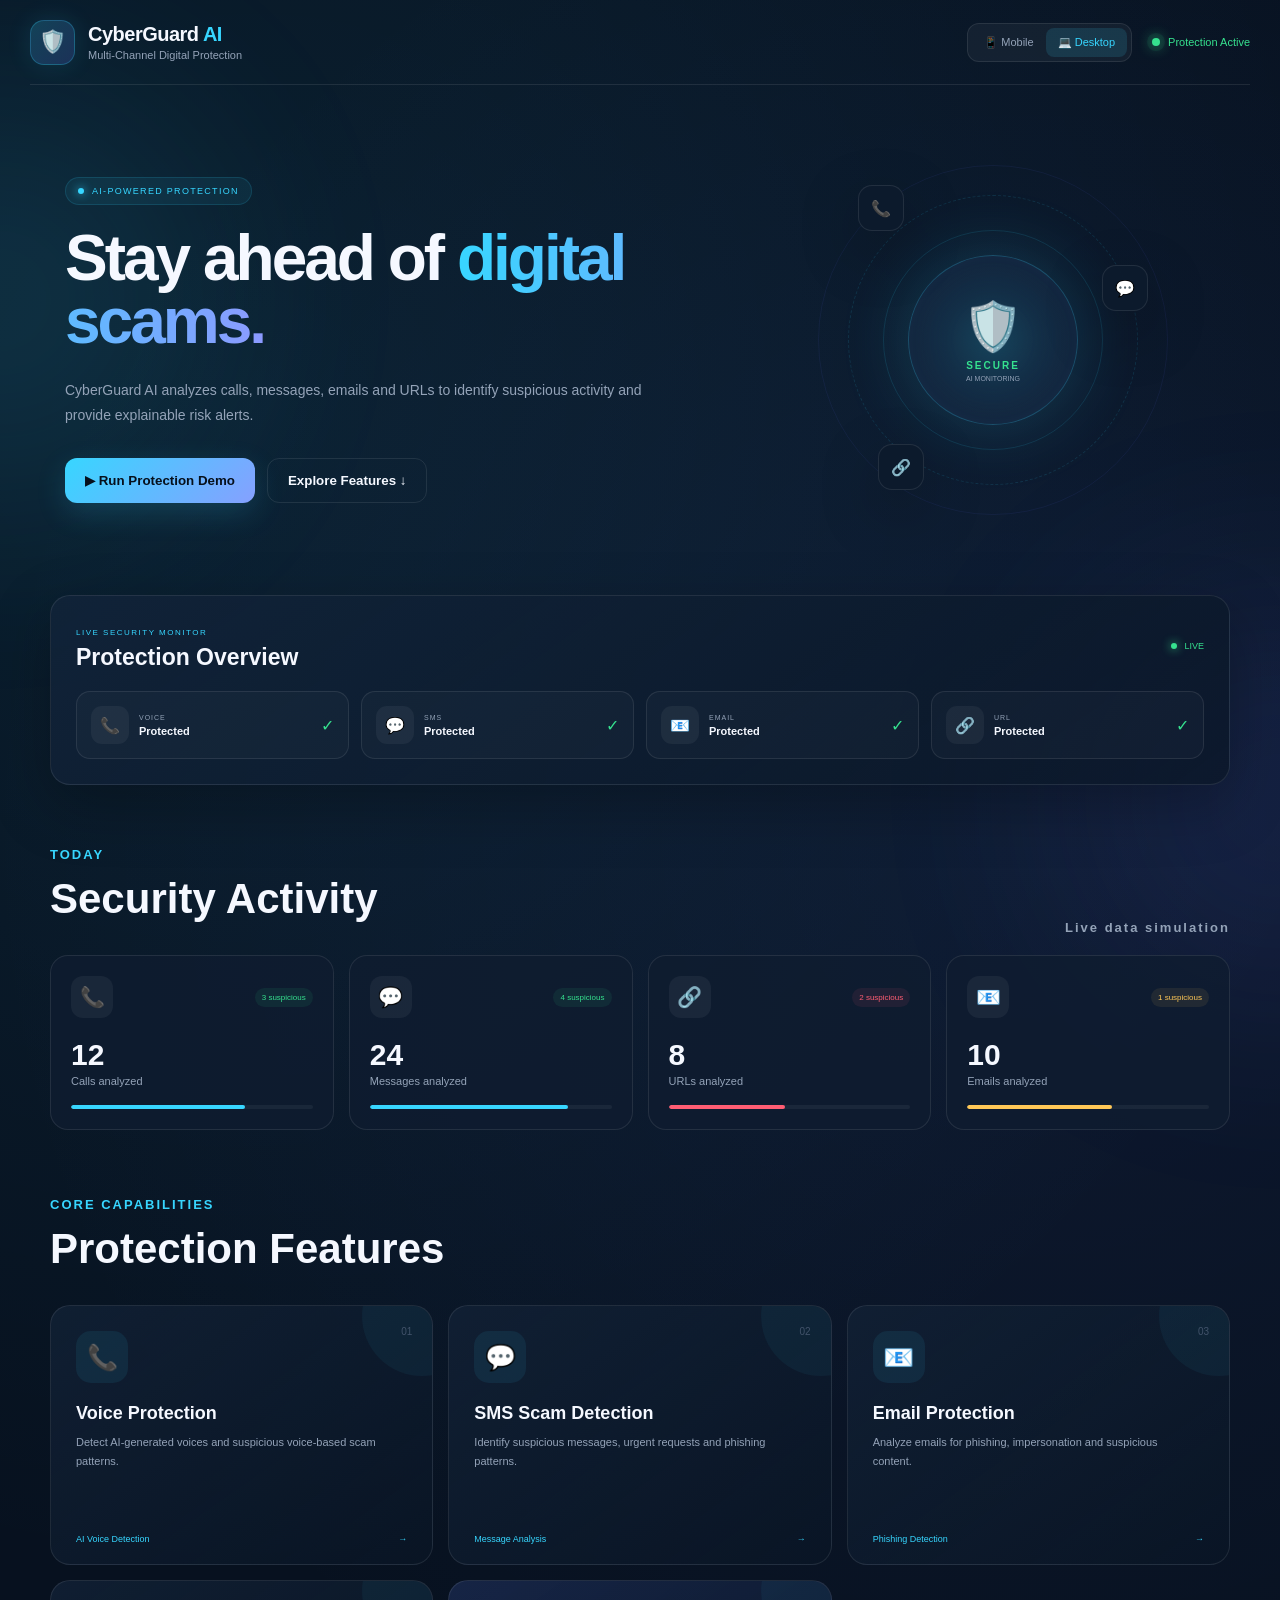
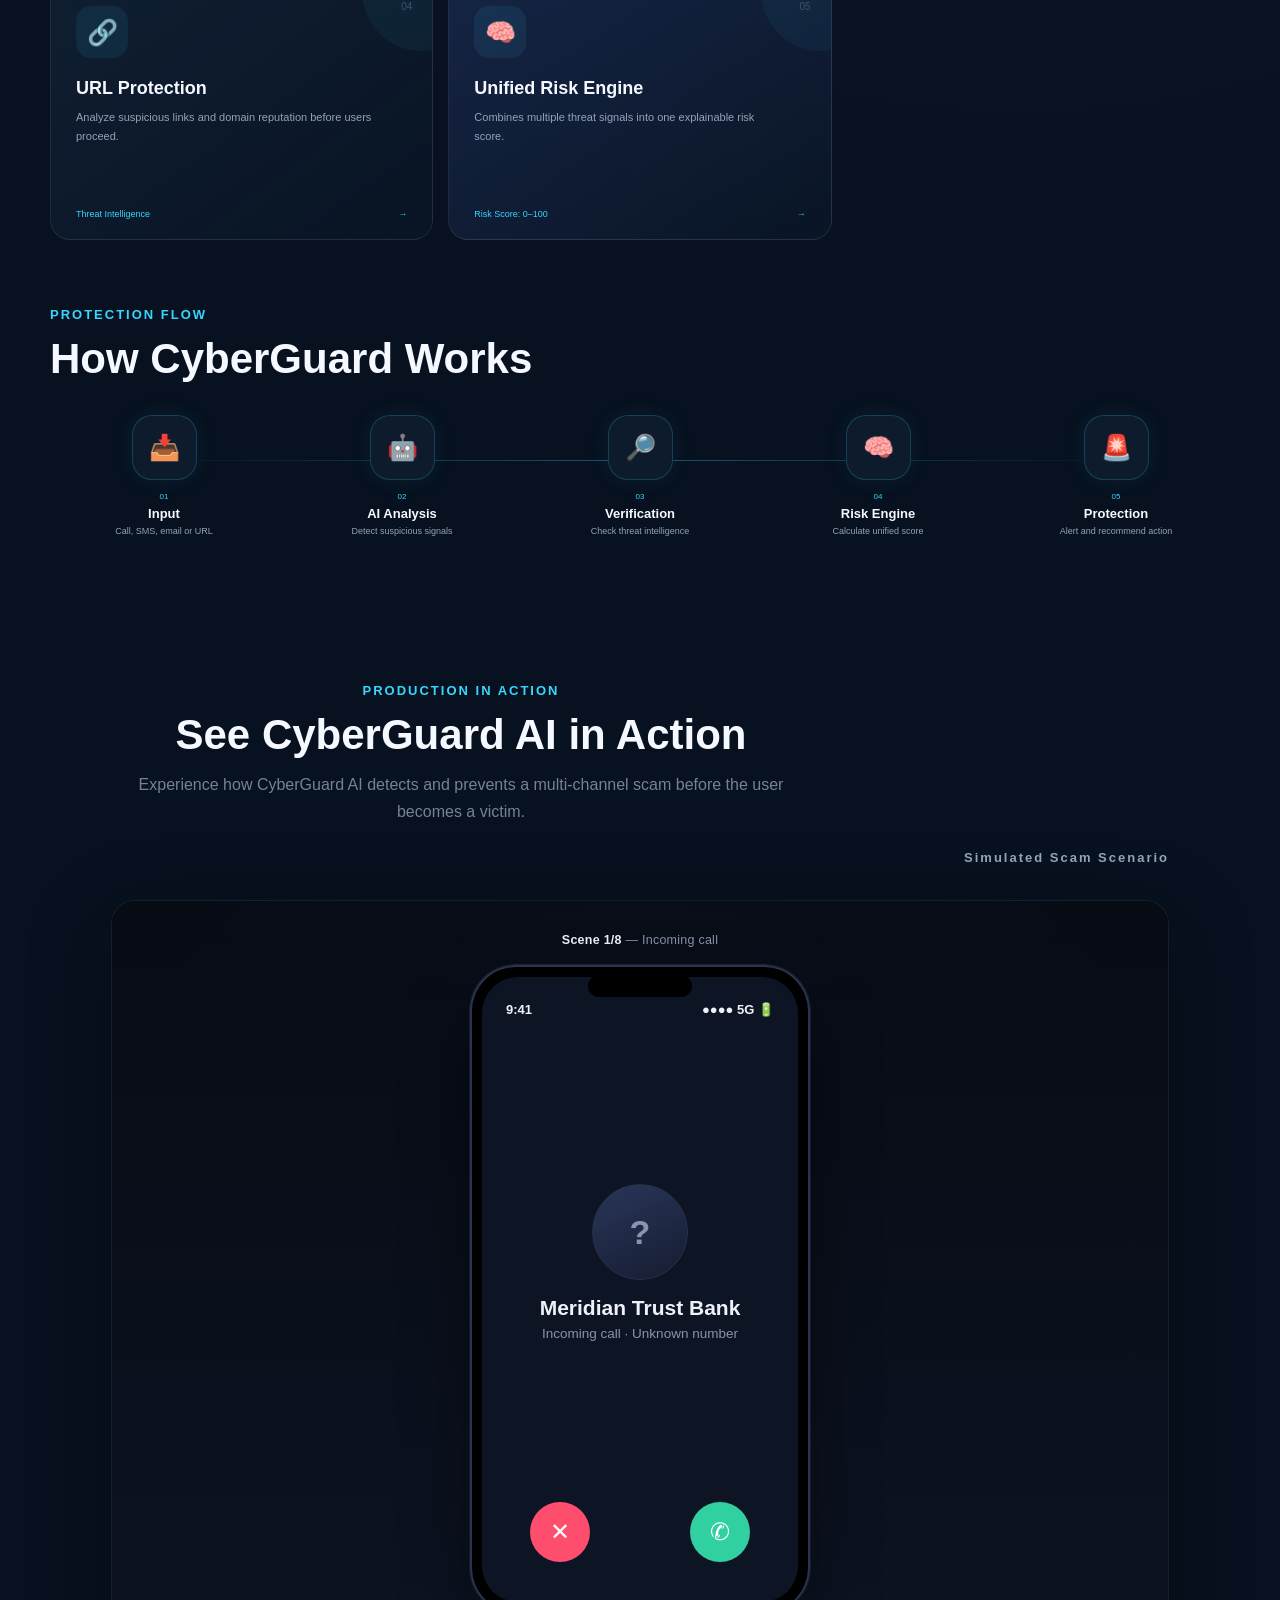
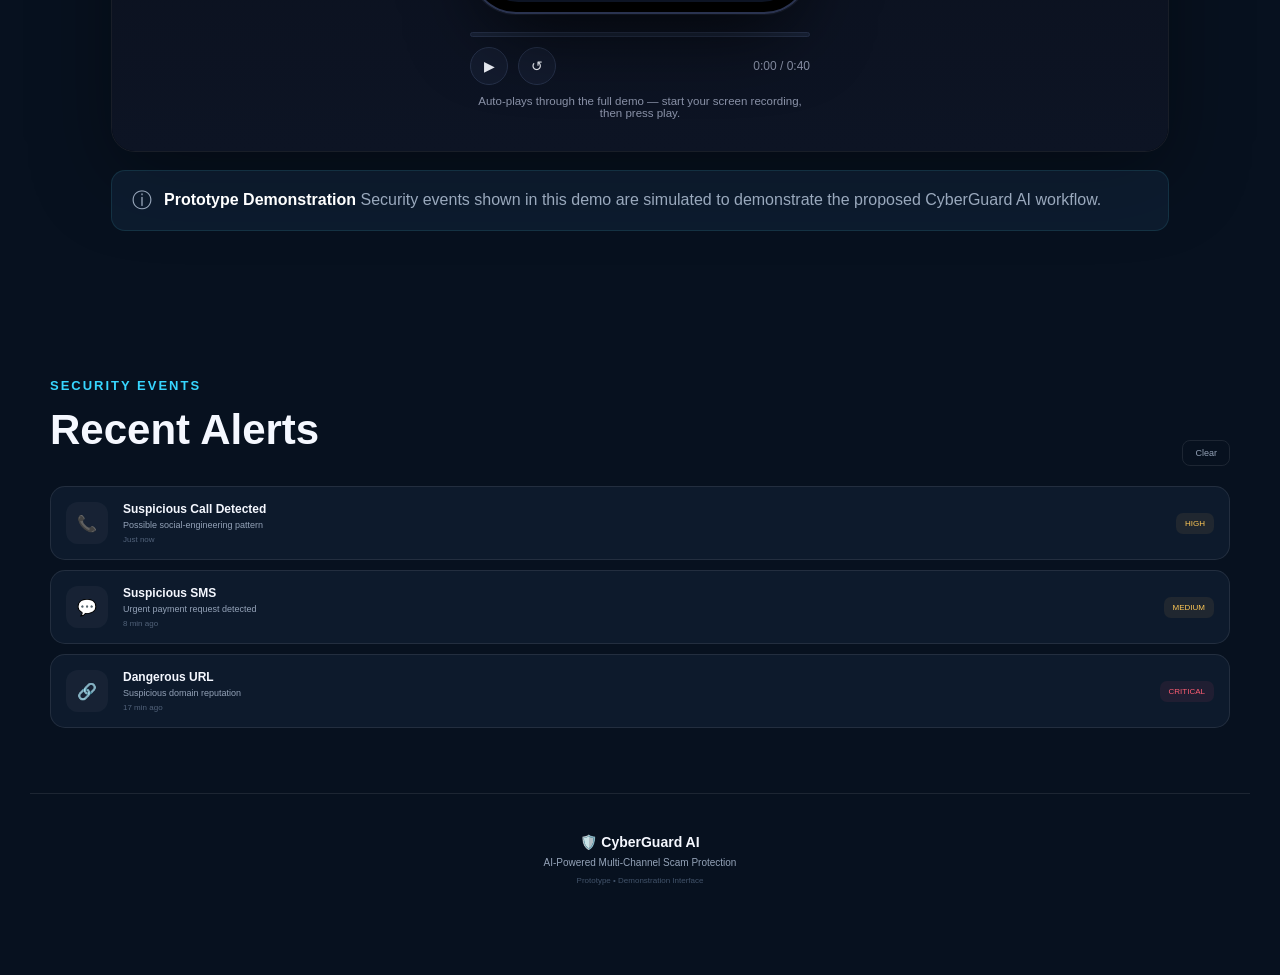
<file: index.html>
<!DOCTYPE html>
<html lang="en">

<head>

    <meta charset="UTF-8">

    <meta name="viewport"
          content="width=device-width, initial-scale=1.0">

    <title>CyberGuard AI</title>

    <link rel="stylesheet" href="style.css">

</head>


<body>

    <!-- ================= BACKGROUND EFFECTS ================= -->

    <div class="background-glow glow-one"></div>
    <div class="background-glow glow-two"></div>


    <div class="app">


        <!-- ================= HEADER ================= -->

        <header class="topbar">

            <div class="brand">

                <div class="brand-logo">
                    🛡️
                </div>

                <div>

                    <h1>
                        CyberGuard <span>AI</span>
                    </h1>

                    <p>
                        Multi-Channel Digital Protection
                    </p>

                </div>

            </div>


            <div class="header-right">

                <!-- View Switch -->

                <div class="view-switch">

                    <button id="mobileBtn"
                            onclick="setView('mobile')">

                        📱 Mobile

                    </button>


                    <button id="desktopBtn"
                            onclick="setView('desktop')">

                        💻 Desktop

                    </button>

                </div>


                <!-- Protection Status -->

                <div class="live-status">

                    <span class="status-pulse"></span>

                    <span>
                        Protection Active
                    </span>

                </div>

            </div>

        </header>



        <!-- ================= MAIN ================= -->

        <main>


            <!-- ================= HERO ================= -->

            <section class="hero">

                <div class="hero-content">


                    <div class="hero-badge">

                        <span class="badge-dot"></span>

                        AI-POWERED PROTECTION

                    </div>


                    <h2>

                        Stay ahead of

                        <span>
                            digital scams.
                        </span>

                    </h2>


                    <p>

                        CyberGuard AI analyzes calls, messages,
                        emails and URLs to identify suspicious
                        activity and provide explainable risk alerts.

                    </p>


                    <div class="hero-buttons">


                        <button class="primary-btn"
        type="button"
        onclick="document.getElementById('production').scrollIntoView({behavior:'smooth', block:'start'})">
    <span>▶</span>
    Run Protection Demo
</button>


                        <button class="secondary-btn"
                                onclick="scrollToFeatures()">

                            Explore Features

                            <span>
                                ↓
                            </span>

                        </button>


                    </div>


                </div>



                <!-- ================= SECURITY ORB ================= -->

                <div class="security-visual">


                    <div class="orb-ring ring-one"></div>

                    <div class="orb-ring ring-two"></div>

                    <div class="orb-ring ring-three"></div>


                    <div class="security-orb">


                        <div class="orb-shield">

                            🛡️

                        </div>


                        <div class="orb-text">

                            <strong>
                                SECURE
                            </strong>

                            <small>
                                AI MONITORING
                            </small>

                        </div>


                    </div>


                    <div class="floating-signal signal-one">
                        📞
                    </div>

                    <div class="floating-signal signal-two">
                        💬
                    </div>

                    <div class="floating-signal signal-three">
                        🔗
                    </div>


                </div>

            </section>



            <!-- ================= LIVE MONITOR ================= -->

            <section class="monitor-card">


                <div class="monitor-header">


                    <div>

                        <span class="small-label">
                            LIVE SECURITY MONITOR
                        </span>

                        <h2>
                            Protection Overview
                        </h2>

                    </div>


                    <div class="monitor-live">

                        <span></span>

                        LIVE

                    </div>


                </div>



                <div class="monitor-grid">


                    <!-- VOICE -->

                    <div class="monitor-item">

                        <div class="monitor-icon call-icon">
                            📞
                        </div>

                        <div class="monitor-info">

                            <span>
                                VOICE
                            </span>

                            <strong>
                                Protected
                            </strong>

                        </div>

                        <div class="monitor-check">
                            ✓
                        </div>

                    </div>



                    <!-- SMS -->

                    <div class="monitor-item">

                        <div class="monitor-icon sms-icon">
                            💬
                        </div>

                        <div class="monitor-info">

                            <span>
                                SMS
                            </span>

                            <strong>
                                Protected
                            </strong>

                        </div>

                        <div class="monitor-check">
                            ✓
                        </div>

                    </div>



                    <!-- EMAIL -->

                    <div class="monitor-item">

                        <div class="monitor-icon email-icon">
                            📧
                        </div>

                        <div class="monitor-info">

                            <span>
                                EMAIL
                            </span>

                            <strong>
                                Protected
                            </strong>

                        </div>

                        <div class="monitor-check">
                            ✓
                        </div>

                    </div>



                    <!-- URL -->

                    <div class="monitor-item">

                        <div class="monitor-icon url-icon">
                            🔗
                        </div>

                        <div class="monitor-info">

                            <span>
                                URL
                            </span>

                            <strong>
                                Protected
                            </strong>

                        </div>

                        <div class="monitor-check">
                            ✓
                        </div>

                    </div>


                </div>

            </section>



            <!-- ================= SECURITY ACTIVITY ================= -->

            <section class="section"
                     id="activity">


                <div class="section-heading">


                    <div>

                        <span class="small-label">
                            TODAY
                        </span>

                        <h2>
                            Security Activity
                        </h2>

                    </div>


                    <span class="view-all">
                        Live data simulation
                    </span>


                </div>



                <div class="activity-grid">


                    <!-- CALLS -->

                    <div class="activity-card">


                        <div class="activity-top">

                            <div class="activity-icon">
                                📞
                            </div>

                            <span class="safe-badge">
                                3 suspicious
                            </span>

                        </div>


                        <h3 class="counter"
                            data-target="12">

                            0

                        </h3>


                        <p>
                            Calls analyzed
                        </p>


                        <div class="mini-bar">

                            <span style="width:72%"></span>

                        </div>


                    </div>



                    <!-- SMS -->

                    <div class="activity-card">


                        <div class="activity-top">

                            <div class="activity-icon">
                                💬
                            </div>

                            <span class="safe-badge">
                                4 suspicious
                            </span>

                        </div>


                        <h3 class="counter"
                            data-target="24">

                            0

                        </h3>


                        <p>
                            Messages analyzed
                        </p>


                        <div class="mini-bar">

                            <span style="width:82%"></span>

                        </div>


                    </div>



                    <!-- URL -->

                    <div class="activity-card">


                        <div class="activity-top">

                            <div class="activity-icon">
                                🔗
                            </div>

                            <span class="danger-badge">
                                2 suspicious
                            </span>

                        </div>


                        <h3 class="counter"
                            data-target="8">

                            0

                        </h3>


                        <p>
                            URLs analyzed
                        </p>


                        <div class="mini-bar danger">

                            <span style="width:48%"></span>

                        </div>


                    </div>



                    <!-- EMAIL -->

                    <div class="activity-card">


                        <div class="activity-top">

                            <div class="activity-icon">
                                📧
                            </div>

                            <span class="warning-badge">
                                1 suspicious
                            </span>

                        </div>


                        <h3 class="counter"
                            data-target="10">

                            0

                        </h3>


                        <p>
                            Emails analyzed
                        </p>


                        <div class="mini-bar warning">

                            <span style="width:60%"></span>

                        </div>


                    </div>


                </div>

            </section>



            <!-- ================= FEATURES ================= -->

            <section class="section"
                     id="features">


                <div class="section-heading">


                    <div>

                        <span class="small-label">
                            CORE CAPABILITIES
                        </span>

                        <h2>
                            Protection Features
                        </h2>

                    </div>


                </div>



                <div class="features-grid">


                    <!-- VOICE -->

                    <div class="feature-card"
                         onclick="showFeature('voice')">


                        <div class="feature-number">
                            01
                        </div>


                        <div class="feature-icon large">
                            📞
                        </div>


                        <h3>
                            Voice Protection
                        </h3>


                        <p>

                            Detect AI-generated voices and
                            suspicious voice-based scam patterns.

                        </p>


                        <div class="feature-footer">

                            <span>
                                AI Voice Detection
                            </span>

                            <span>
                                →
                            </span>

                        </div>


                    </div>



                    <!-- SMS -->

                    <div class="feature-card"
                         onclick="showFeature('sms')">


                        <div class="feature-number">
                            02
                        </div>


                        <div class="feature-icon large">
                            💬
                        </div>


                        <h3>
                            SMS Scam Detection
                        </h3>


                        <p>

                            Identify suspicious messages,
                            urgent requests and phishing patterns.

                        </p>


                        <div class="feature-footer">

                            <span>
                                Message Analysis
                            </span>

                            <span>
                                →
                            </span>

                        </div>


                    </div>



                    <!-- EMAIL -->

                    <div class="feature-card"
                         onclick="showFeature('email')">


                        <div class="feature-number">
                            03
                        </div>


                        <div class="feature-icon large">
                            📧
                        </div>


                        <h3>
                            Email Protection
                        </h3>


                        <p>

                            Analyze emails for phishing,
                            impersonation and suspicious content.

                        </p>


                        <div class="feature-footer">

                            <span>
                                Phishing Detection
                            </span>

                            <span>
                                →
                            </span>

                        </div>


                    </div>



                    <!-- URL -->

                    <div class="feature-card"
                         onclick="showFeature('url')">


                        <div class="feature-number">
                            04
                        </div>


                        <div class="feature-icon large">
                            🔗
                        </div>


                        <h3>
                            URL Protection
                        </h3>


                        <p>

                            Analyze suspicious links and
                            domain reputation before users proceed.

                        </p>


                        <div class="feature-footer">

                            <span>
                                Threat Intelligence
                            </span>

                            <span>
                                →
                            </span>

                        </div>


                    </div>



                    <!-- RISK -->

                    <div class="feature-card feature-highlight"
                         onclick="showFeature('risk')">


                        <div class="feature-number">
                            05
                        </div>


                        <div class="feature-icon large">
                            🧠
                        </div>


                        <h3>
                            Unified Risk Engine
                        </h3>


                        <p>

                            Combines multiple threat signals
                            into one explainable risk score.

                        </p>


                        <div class="feature-footer">

                            <span>
                                Risk Score: 0–100
                            </span>

                            <span>
                                →
                            </span>

                        </div>


                    </div>


                </div>

            </section>



            <!-- ================= HOW CYBERGUARD WORKS ================= -->

            <section class="section how-section"
                     id="how">


                <div class="section-heading">


                    <div>

                        <span class="small-label">
                            PROTECTION FLOW
                        </span>

                        <h2>
                            How CyberGuard Works
                        </h2>

                    </div>


                </div>



                <div class="flow-container">


                    <div class="flow-line"></div>



                    <!-- STEP 1 -->

                    <div class="flow-step">


                        <div class="flow-icon">
                            📥
                        </div>


                        <span>
                            01
                        </span>


                        <h3>
                            Input
                        </h3>


                        <p>
                            Call, SMS, email or URL
                        </p>


                    </div>



                    <!-- STEP 2 -->

                    <div class="flow-step">


                        <div class="flow-icon">
                            🤖
                        </div>


                        <span>
                            02
                        </span>


                        <h3>
                            AI Analysis
                        </h3>


                        <p>
                            Detect suspicious signals
                        </p>


                    </div>



                    <!-- STEP 3 -->

                    <div class="flow-step">


                        <div class="flow-icon">
                            🔎
                        </div>


                        <span>
                            03
                        </span>


                        <h3>
                            Verification
                        </h3>


                        <p>
                            Check threat intelligence
                        </p>


                    </div>



                    <!-- STEP 4 -->

                    <div class="flow-step">


                        <div class="flow-icon">
                            🧠
                        </div>


                        <span>
                            04
                        </span>


                        <h3>
                            Risk Engine
                        </h3>


                        <p>
                            Calculate unified score
                        </p>


                    </div>



                    <!-- STEP 5 -->

                    <div class="flow-step">


                        <div class="flow-icon">
                            🚨
                        </div>


                        <span>
                            05
                        </span>


                        <h3>
                            Protection
                        </h3>


                        <p>
                            Alert and recommend action
                        </p>


                    </div>


                </div>

            </section>



            <!-- ================================================= -->
            <!--              PRODUCTION IN ACTION                 -->
            <!-- ================================================= -->

            <section class="section production-section"
                     id="production">


                <div class="section-heading">


                    <div>

                        <span class="small-label">
                            PRODUCTION IN ACTION
                        </span>

                        <h2>
                            See CyberGuard AI in Action
                        </h2>

                        <p class="production-description">

                            Experience how CyberGuard AI detects
                            and prevents a multi-channel scam
                            before the user becomes a victim.

                        </p>

                    </div>


                    <span class="view-all">
                        Simulated Scam Scenario
                    </span>


                </div>



                <!-- ================= HTML DEMO ================= -->

                <div class="production-demo">


                    <iframe

                        src="scam-scenario/scam-scenario.html"

                        title="CyberGuard AI Scam Scenario"

                        loading="lazy"

                        allowfullscreen>

                    </iframe>


                </div>


                <!-- ================= DISCLAIMER ================= -->

                <div class="prototype-note">

                    <span>
                        ⓘ
                    </span>

                    <p>

                        <strong>
                            Prototype Demonstration
                        </strong>

                        Security events shown in this demo
                        are simulated to demonstrate the
                        proposed CyberGuard AI workflow.

                    </p>

                </div>


            </section>



            <!-- ================= RECENT ALERTS ================= -->

            <section class="section"
                     id="alerts">


                <div class="section-heading">


                    <div>

                        <span class="small-label">
                            SECURITY EVENTS
                        </span>

                        <h2>
                            Recent Alerts
                        </h2>

                    </div>


                    <button class="clear-btn"
                            onclick="clearAlerts()">

                        Clear

                    </button>


                </div>



                <div id="alertsList"
                     class="alerts-list">


                    <!-- CALL -->

                    <div class="alert-item high">


                        <div class="alert-icon">
                            📞
                        </div>


                        <div class="alert-info">


                            <strong>
                                Suspicious Call Detected
                            </strong>


                            <p>
                                Possible social-engineering pattern
                            </p>


                            <small>
                                Just now
                            </small>


                        </div>


                        <span class="risk-tag">
                            HIGH
                        </span>


                    </div>



                    <!-- SMS -->

                    <div class="alert-item medium">


                        <div class="alert-icon">
                            💬
                        </div>


                        <div class="alert-info">


                            <strong>
                                Suspicious SMS
                            </strong>


                            <p>
                                Urgent payment request detected
                            </p>


                            <small>
                                8 min ago
                            </small>


                        </div>


                        <span class="risk-tag">
                            MEDIUM
                        </span>


                    </div>



                    <!-- URL -->

                    <div class="alert-item critical">


                        <div class="alert-icon">
                            🔗
                        </div>


                        <div class="alert-info">


                            <strong>
                                Dangerous URL
                            </strong>


                            <p>
                                Suspicious domain reputation
                            </p>


                            <small>
                                17 min ago
                            </small>


                        </div>


                        <span class="risk-tag">
                            CRITICAL
                        </span>


                    </div>


                </div>

            </section>



            <!-- ================= FOOTER ================= -->

            <footer>


                <div class="footer-brand">
                    🛡️ CyberGuard AI
                </div>


                <p>
                    AI-Powered Multi-Channel Scam Protection
                </p>


                <span>
                    Prototype • Demonstration Interface
                </span>


            </footer>


        </main>

    </div>



    <!-- ================================================= -->
    <!--                  FEATURE MODAL                    -->
    <!-- ================================================= -->

    <div id="featureModal"
         class="modal">


        <div class="modal-box">


            <button class="close-modal"
                    onclick="closeFeature()">

                ×

            </button>


            <div id="modalIcon"
                 class="modal-icon">

                🛡️

            </div>


            <span id="modalLabel"
                  class="small-label">

                CYBERGUARD AI

            </span>


            <h2 id="modalTitle">
                Protection
            </h2>


            <p id="modalDescription">
                Protection information.
            </p>


            <div id="modalSignals"
                 class="modal-signals">

            </div>


            <button class="modal-action"
                    onclick="closeFeature()">

                Got it

            </button>


        </div>

    </div>



    <!-- ================= JAVASCRIPT ================= -->

    <script src="script.js"></script>


    <!-- ================= PRODUCTION DEMO CSS ================= -->

    <style>

        /* ================= PRODUCTION SECTION ================= */

        .production-section {

            padding-top: 80px;
            padding-bottom: 80px;

        }


        .production-description {

            max-width: 720px;
            margin-top: 12px;
            line-height: 1.7;
            color: #9aa9bd;

        }


        /* ================= HTML DEMO FRAME ================= */

        .production-demo {

            width: 100%;

            margin-top: 35px;

            border: 1px solid rgba(255, 255, 255, 0.08);

            border-radius: 24px;

            overflow: hidden;

            background: #050b16;

            box-shadow:
                0 25px 80px rgba(0, 0, 0, 0.35);

        }


        .production-demo iframe {

            display: block;

            width: 100%;

            height: 850px;

            border: none;

            background: #050b16;

        }


        /* ================= PROTOTYPE NOTE ================= */

        .prototype-note {

            display: flex;

            align-items: flex-start;

            gap: 12px;

            margin-top: 18px;

            padding: 16px 20px;

            border-radius: 14px;

            border: 1px solid rgba(77, 208, 225, 0.12);

            background: rgba(20, 40, 65, 0.45);

            color: #9aa9bd;

        }


        .prototype-note > span {

            font-size: 20px;

            flex-shrink: 0;

        }


        .prototype-note p {

            margin: 0;

            line-height: 1.6;

        }


        .prototype-note strong {

            color: #ffffff;

        }


        /* ================= RESPONSIVE ================= */

        @media (max-width: 900px) {

            .production-demo iframe {

                height: 700px;

            }

        }


        @media (max-width: 600px) {

            .production-section {

                padding-top: 55px;

                padding-bottom: 55px;

            }


            .production-demo {

                margin-top: 24px;

                border-radius: 18px;

            }


            .production-demo iframe {

                height: 650px;

            }


            .prototype-note {

                padding: 14px 16px;

                font-size: 13px;

            }

        }

    </style>


</body>

</html>
</file>
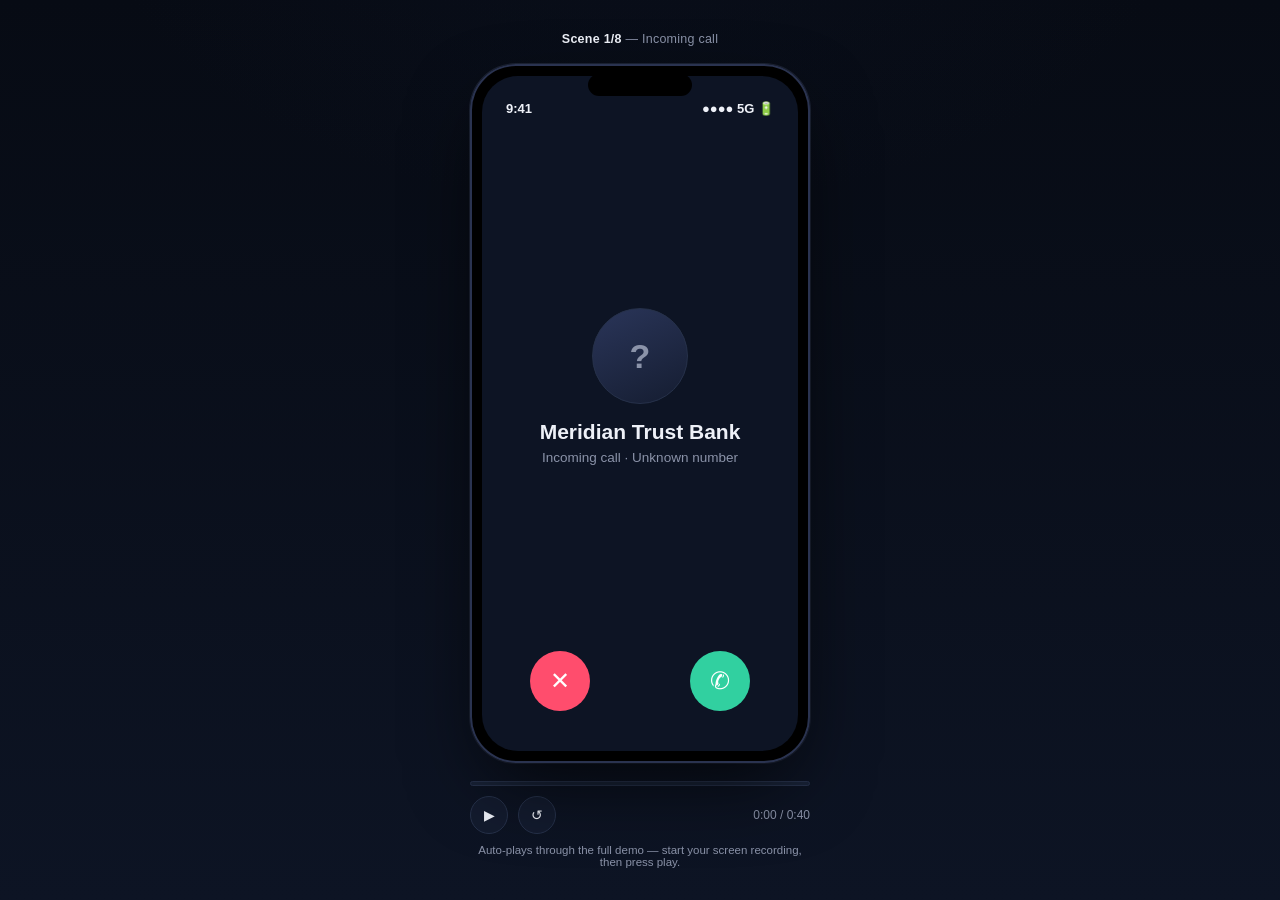
<file: scam-scenario.html>
<!DOCTYPE html>
<html lang="en">
<head>
<meta charset="UTF-8">
<meta name="viewport" content="width=device-width, initial-scale=1, viewport-fit=cover">
<title>CyberGuard AI — Demo</title>
<style>
  :root{
    --bg-0:#070b14;
    --bg-1:#0d1424;
    --panel:#131b2e;
    --panel-2:#182236;
    --line:#26314a;
    --text:#eef1f8;
    --muted:#8b93a9;
    --brand:#4c7eff;
    --brand-soft:#4c7eff26;
    --safe:#31d0a0;
    --safe-soft:#31d0a026;
    --warn:#ffb84d;
    --warn-soft:#ffb84d26;
    --risk:#ff4d6d;
    --risk-soft:#ff4d6d26;
    font-family:-apple-system,BlinkMacSystemFont,"Segoe UI",Inter,Roboto,Helvetica,Arial,sans-serif;
  }
  *{box-sizing:border-box;}
  html,body{height:100%;}
  body{
    margin:0;
    min-height:100%;
    background:
      radial-gradient(900px 500px at 50% -10%, #16224022 0%, transparent 60%),
      linear-gradient(180deg,var(--bg-0),var(--bg-1));
    color:var(--text);
    display:flex;
    flex-direction:column;
    align-items:center;
    gap:18px;
    padding:32px 16px calc(32px + env(safe-area-inset-bottom,0px));
  }

  .stage-label{
    font-size:12.5px;
    letter-spacing:.02em;
    color:var(--muted);
  }
  .stage-label b{color:var(--text);font-weight:600;}

  /* ---- Phone frame ---- */
  .phone{
    width:340px;
    height:702px;
    background:#000;
    border-radius:46px;
    padding:12px;
    box-shadow:0 30px 80px -20px #000c, 0 0 0 1px #1c2334, inset 0 0 0 2px #2a3350;
    position:relative;
  }
  .screen{
    width:100%;
    height:100%;
    border-radius:36px;
    overflow:hidden;
    position:relative;
    background:var(--bg-1);
  }
  .notch{
    position:absolute;top:10px;left:50%;transform:translateX(-50%);
    width:104px;height:22px;background:#000;border-radius:14px;z-index:50;
  }
  .statusbar{
    height:46px;display:flex;align-items:flex-end;justify-content:space-between;
    padding:0 24px 6px;font-size:13px;font-weight:600;color:var(--text);
  }

  /* ---- Scene layers ---- */
  .scene{
    position:absolute;inset:0;
    opacity:0;
    transform:scale(1.02);
    transition:opacity .5s ease, transform .6s ease;
    pointer-events:none;
    display:flex;flex-direction:column;
  }
  .scene.active{
    opacity:1;
    transform:scale(1);
    pointer-events:auto;
    z-index:5;
  }

  .content{flex:1;display:flex;flex-direction:column;padding:0 18px 22px;}

  /* Home / call incoming */
  .caller-block{flex:1;display:flex;flex-direction:column;align-items:center;justify-content:center;gap:6px;}
  .avatar{
    width:96px;height:96px;border-radius:50%;
    background:linear-gradient(155deg,#2a3559,#151d31);
    display:flex;align-items:center;justify-content:center;
    font-size:34px;font-weight:600;color:var(--muted);
    border:1px solid var(--line);
    margin-bottom:10px;
  }
  .caller-name{font-size:21px;font-weight:600;}
  .caller-sub{font-size:13.5px;color:var(--muted);}
  .call-actions{display:flex;justify-content:space-between;padding:0 30px 18px;}
  .call-btn{
    width:60px;height:60px;border-radius:50%;display:flex;align-items:center;justify-content:center;
    font-size:24px;color:#fff;
  }
  .call-btn.decline{background:var(--risk);}
  .call-btn.accept{background:var(--safe);}

  /* In-call */
  .incall-top{flex:1;display:flex;flex-direction:column;align-items:center;padding-top:36px;gap:4px;}
  .timer{font-size:13px;color:var(--muted);letter-spacing:.03em;}

  .shield-banner{
    margin:14px 16px 0;
    background:var(--panel);
    border:1px solid var(--line);
    border-radius:16px;
    padding:12px 14px;
    display:flex;gap:10px;align-items:flex-start;
    box-shadow:0 8px 24px -12px #000a;
  }
  .shield-banner.pulse{animation:pulseGlow 1.6s ease-in-out infinite;}
  @keyframes pulseGlow{
    0%,100%{box-shadow:0 8px 24px -12px #000a;}
    50%{box-shadow:0 8px 30px -8px var(--brand-soft);}
  }
  .icon-dot{
    width:30px;height:30px;min-width:30px;border-radius:9px;
    display:flex;align-items:center;justify-content:center;font-size:15px;
  }
  .icon-dot.brand{background:var(--brand-soft);color:var(--brand);}
  .icon-dot.safe{background:var(--safe-soft);color:var(--safe);}
  .icon-dot.warn{background:var(--warn-soft);color:var(--warn);}
  .icon-dot.risk{background:var(--risk-soft);color:var(--risk);}
  .banner-title{font-size:13.5px;font-weight:600;}
  .banner-sub{font-size:12px;color:var(--muted);margin-top:2px;line-height:1.4;}

  .scan-line{
    height:3px;border-radius:2px;background:var(--line);overflow:hidden;margin-top:9px;
  }
  .scan-line i{
    display:block;height:100%;width:40%;background:var(--brand);border-radius:2px;
    animation:scan 1.3s ease-in-out infinite;
  }
  @keyframes scan{0%{transform:translateX(-100%);}100%{transform:translateX(350%);}}

  .tag-row{display:flex;gap:6px;flex-wrap:wrap;margin-top:10px;}
  .tag{
    font-size:11px;padding:4px 9px;border-radius:999px;border:1px solid var(--line);color:var(--muted);
  }
  .tag.flag{border-color:var(--warn-soft);color:var(--warn);background:var(--warn-soft);}

  /* SMS overlay */
  .sms-toast{
    position:absolute;left:12px;right:12px;top:56px;z-index:40;
    background:var(--panel-2);border:1px solid var(--line);border-radius:16px;
    padding:12px;display:flex;gap:10px;
    box-shadow:0 12px 30px -10px #000c;
  }
  .sms-toast .badge{width:34px;height:34px;border-radius:10px;background:var(--brand-soft);color:var(--brand);display:flex;align-items:center;justify-content:center;font-size:16px;font-weight:700;}
  .sms-toast .sender{font-size:12.5px;font-weight:600;}
  .sms-toast .msg{font-size:12px;color:var(--muted);margin-top:2px;line-height:1.4;}
  .sms-toast .link{color:var(--brand);text-decoration:underline;}

  .alert-card{
    margin:14px 16px 0;border-radius:16px;
    background:var(--risk-soft);border:1px solid #ff4d6d55;
    padding:13px 14px;
  }
  .alert-card .banner-title{color:var(--risk);}
  .alert-card ul{margin:8px 0 0;padding-left:18px;font-size:12px;color:#f4c3cd;line-height:1.7;}

  /* URL analysis */
  .url-bar{
    margin:16px 16px 0;background:var(--panel);border:1px solid var(--line);border-radius:12px;
    padding:10px 12px;font-size:12px;color:var(--muted);word-break:break-all;
  }
  .verdict-wrap{flex:1;display:flex;flex-direction:column;align-items:center;justify-content:center;gap:14px;}
  .risk-ring{
    width:150px;height:150px;border-radius:50%;
    display:flex;align-items:center;justify-content:center;flex-direction:column;
    background:conic-gradient(var(--risk) calc(var(--pct,91)*1%), #202a42 0);
    position:relative;
  }
  .risk-ring::before{
    content:"";position:absolute;inset:10px;border-radius:50%;background:var(--bg-1);
  }
  .risk-ring .num{position:relative;font-size:34px;font-weight:700;}
  .risk-ring .lbl{position:relative;font-size:11px;color:var(--muted);}
  .verdict-title{font-size:16px;font-weight:700;color:var(--risk);}
  .verdict-sub{font-size:12.5px;color:var(--muted);text-align:center;padding:0 24px;}

  /* Final combined risk */
  .signals-row{display:flex;gap:8px;margin:14px 16px 0;}
  .signal-chip{
    flex:1;background:var(--panel);border:1px solid var(--line);border-radius:12px;
    padding:9px 8px;text-align:center;
  }
  .signal-chip .ic{font-size:16px;}
  .signal-chip .t{font-size:10.5px;color:var(--muted);margin-top:3px;}
  .signal-chip .v{font-size:11px;font-weight:600;color:var(--risk);margin-top:1px;}

  .score-block{flex:1;display:flex;flex-direction:column;align-items:center;justify-content:center;gap:6px;}
  .score-num{font-size:52px;font-weight:800;color:var(--risk);line-height:1;}
  .score-lbl{font-size:12.5px;letter-spacing:.06em;color:var(--risk);font-weight:700;}
  .score-crit{
    margin-top:6px;font-size:11px;padding:5px 12px;border-radius:999px;
    background:var(--risk-soft);color:var(--risk);border:1px solid #ff4d6d55;font-weight:600;
  }

  .action-grid{display:grid;grid-template-columns:1fr 1fr;gap:8px;padding:0 16px 18px;}
  .action-btn{
    background:var(--panel);border:1px solid var(--line);border-radius:12px;
    padding:11px 8px;font-size:11.5px;font-weight:600;text-align:center;color:var(--text);
  }
  .action-btn.primary{background:var(--risk);border-color:var(--risk);color:#fff;}

  /* End card */
  .endcard{flex:1;display:flex;flex-direction:column;align-items:center;justify-content:center;gap:14px;background:radial-gradient(circle at 50% 30%,#182645,var(--bg-1) 70%);}
  .logo-mark{
    width:74px;height:74px;border-radius:20px;
    background:linear-gradient(155deg,var(--brand),#1c3aa8);
    display:flex;align-items:center;justify-content:center;font-size:32px;
    box-shadow:0 16px 40px -12px #4c7eff66;
  }
  .brand-name{font-size:22px;font-weight:700;letter-spacing:.01em;}
  .tagline{font-size:13px;color:var(--muted);letter-spacing:.04em;}

  /* ---- Controls ---- */
  .controls{
    width:340px;display:flex;flex-direction:column;gap:10px;
  }
  .timeline{
    height:5px;background:var(--panel-2);border-radius:99px;overflow:hidden;border:1px solid var(--line);
  }
  .timeline-fill{
    height:100%;width:0%;background:linear-gradient(90deg,var(--brand),var(--safe));
    transition:width .1s linear;
  }
  .ctrl-row{display:flex;align-items:center;justify-content:space-between;}
  .ctrl-left{display:flex;align-items:center;gap:10px;}
  .ctrl-btn{
    background:var(--panel);border:1px solid var(--line);color:var(--text);
    width:38px;height:38px;border-radius:50%;display:flex;align-items:center;justify-content:center;
    font-size:14px;cursor:pointer;
  }
  .ctrl-btn:hover{border-color:var(--brand);}
  .time-txt{font-size:12px;color:var(--muted);font-variant-numeric:tabular-nums;}
  .hint{font-size:11.5px;color:var(--muted);text-align:center;}
</style>
</head>
<body>

  <div class="stage-label" id="stageLabel"><b>Scene 1/8</b> — Incoming call</div>

  <div class="phone">
    <div class="notch"></div>
    <div class="screen">

      <!-- Scene 1: incoming call -->
      <div class="scene" data-scene="0">
        <div class="statusbar"><span>9:41</span><span>●●●●  5G  🔋</span></div>
        <div class="content">
          <div class="caller-block">
            <div class="avatar">?</div>
            <div class="caller-name">Meridian Trust Bank</div>
            <div class="caller-sub">Incoming call · Unknown number</div>
          </div>
          <div class="call-actions">
            <div class="call-btn decline">✕</div>
            <div class="call-btn accept">✆</div>
          </div>
        </div>
      </div>

      <!-- Scene 2: call connected, CyberGuard activates -->
      <div class="scene" data-scene="1">
        <div class="statusbar"><span>9:41</span><span>●●●●  5G  🔋</span></div>
        <div class="content">
          <div class="incall-top">
            <div class="avatar">?</div>
            <div class="caller-name">Meridian Trust Bank</div>
            <div class="timer">00:07</div>
          </div>
          <div class="shield-banner pulse">
            <div class="icon-dot brand">🛡️</div>
            <div>
              <div class="banner-title">CyberGuard Call Protection — Active</div>
              <div class="banner-sub">Listening for social‑engineering patterns in real time.</div>
              <div class="scan-line"><i></i></div>
            </div>
          </div>
        </div>
      </div>

      <!-- Scene 3: suspicious pattern detected -->
      <div class="scene" data-scene="2">
        <div class="statusbar"><span>9:41</span><span>●●●●  5G  🔋</span></div>
        <div class="content">
          <div class="incall-top">
            <div class="avatar">?</div>
            <div class="caller-name">Meridian Trust Bank</div>
            <div class="timer">00:24</div>
          </div>
          <div class="shield-banner">
            <div class="icon-dot warn">⚠️</div>
            <div>
              <div class="banner-title">Suspicious pattern detected</div>
              <div class="banner-sub">Caller is pushing urgency and requesting account verification.</div>
              <div class="tag-row">
                <span class="tag flag">Urgency pressure</span>
                <span class="tag flag">Payment request</span>
                <span class="tag flag">ID mismatch</span>
              </div>
            </div>
          </div>
        </div>
      </div>

      <!-- Scene 4: SMS arrives mid-call -->
      <div class="scene" data-scene="3">
        <div class="statusbar"><span>9:42</span><span>●●●●  5G  🔋</span></div>
        <div class="sms-toast">
          <div class="badge">SMS</div>
          <div>
            <div class="sender">"MeridianBank" · now</div>
            <div class="msg">Your account is on hold. Verify now: <span class="link">meridian-secure-verify.co/id82</span></div>
          </div>
        </div>
        <div class="content">
          <div class="incall-top" style="padding-top:120px;">
            <div class="timer">00:41 · call in progress</div>
          </div>
        </div>
      </div>

      <!-- Scene 5: warning not to click / share OTP -->
      <div class="scene" data-scene="4">
        <div class="statusbar"><span>9:42</span><span>●●●●  5G  🔋</span></div>
        <div class="content">
          <div class="alert-card" style="margin-top:70px;">
            <div style="display:flex;gap:10px;align-items:flex-start;">
              <div class="icon-dot risk">⛔</div>
              <div>
                <div class="banner-title">Do not interact with this message</div>
                <ul>
                  <li>Don't tap the link</li>
                  <li>Don't share your OTP</li>
                  <li>Don't confirm any payment</li>
                </ul>
              </div>
            </div>
          </div>
        </div>
      </div>

      <!-- Scene 6: URL tapped, analyzing -->
      <div class="scene" data-scene="5">
        <div class="statusbar"><span>9:42</span><span>●●●●  5G  🔋</span></div>
        <div class="url-bar">meridian-secure-verify.co/id82</div>
        <div class="verdict-wrap">
          <div class="risk-ring" style="--pct:91;">
            <div class="num">91</div>
            <div class="lbl">RISK SCORE</div>
          </div>
          <div class="verdict-title">Suspicious URL — Critical Risk</div>
          <div class="verdict-sub">Domain registered 2 days ago · impersonates a known bank brand · no valid security certificate.</div>
        </div>
      </div>

      <!-- Scene 7: combined risk score -->
      <div class="scene" data-scene="6">
        <div class="statusbar"><span>9:42</span><span>●●●●  5G  🔋</span></div>
        <div class="signals-row">
          <div class="signal-chip"><div class="ic">📞</div><div class="t">Call</div><div class="v">High risk</div></div>
          <div class="signal-chip"><div class="ic">💬</div><div class="t">SMS</div><div class="v">Phishing</div></div>
          <div class="signal-chip"><div class="ic">🔗</div><div class="t">URL</div><div class="v">Critical</div></div>
        </div>
        <div class="score-block">
          <div class="score-num">91<span style="font-size:22px;">/100</span></div>
          <div class="score-lbl">OVERALL RISK</div>
          <div class="score-crit">CRITICAL</div>
        </div>
        <div class="action-grid">
          <div class="action-btn primary">Stop Interaction</div>
          <div class="action-btn">Do Not Share OTP</div>
          <div class="action-btn">Do Not Transfer Money</div>
          <div class="action-btn">Report</div>
        </div>
      </div>

      <!-- Scene 8: end card -->
      <div class="scene" data-scene="7">
        <div class="endcard">
          <div class="logo-mark">🛡️</div>
          <div class="brand-name">CyberGuard AI</div>
          <div class="tagline">Detect · Understand · Protect</div>
        </div>
      </div>

    </div>
  </div>

  <div class="controls">
    <div class="timeline"><div class="timeline-fill" id="fill"></div></div>
    <div class="ctrl-row">
      <div class="ctrl-left">
        <div class="ctrl-btn" id="playBtn">▶</div>
        <div class="ctrl-btn" id="restartBtn">↺</div>
      </div>
      <div class="time-txt" id="timeTxt">0:00 / 0:40</div>
    </div>
    <div class="hint">Auto-plays through the full demo — start your screen recording, then press play.</div>
  </div>

<script>
  const scenes = [
    {label:"Incoming call", dur:3},
    {label:"Call protection activates", dur:5},
    {label:"Social-engineering pattern flagged", dur:5},
    {label:"Phishing SMS arrives", dur:4},
    {label:"Warning: don't click / share OTP", dur:5},
    {label:"URL analysis — critical risk", dur:6},
    {label:"Combined risk score: 91 CRITICAL", dur:7},
    {label:"CyberGuard AI logo & tagline", dur:5},
  ];
  const total = scenes.reduce((a,s)=>a+s.dur,0);
  const sceneEls = document.querySelectorAll('.scene');
  const fill = document.getElementById('fill');
  const timeTxt = document.getElementById('timeTxt');
  const stageLabel = document.getElementById('stageLabel');
  const playBtn = document.getElementById('playBtn');
  const restartBtn = document.getElementById('restartBtn');

  let elapsed = 0, playing = false, raf = null, last = null;

  function fmt(s){ s=Math.max(0,s); return Math.floor(s/60)+':'+String(Math.floor(s%60)).padStart(2,'0'); }

  function render(){
    let acc = 0, idx = 0;
    for(let i=0;i<scenes.length;i++){
      if(elapsed < acc + scenes[i].dur){ idx = i; break; }
      acc += scenes[i].dur;
      idx = i;
    }
    sceneEls.forEach(el=>el.classList.toggle('active', +el.dataset.scene === idx));
    stageLabel.innerHTML = '<b>Scene '+(idx+1)+'/'+scenes.length+'</b> — '+scenes[idx].label;
    fill.style.width = Math.min(100,(elapsed/total)*100)+'%';
    timeTxt.textContent = fmt(elapsed)+' / '+fmt(total);
  }

  function tick(t){
    if(!playing) return;
    if(last===null) last=t;
    const dt=(t-last)/1000; last=t;
    elapsed += dt;
    if(elapsed >= total){ elapsed = total; render(); pause(); return; }
    render();
    raf = requestAnimationFrame(tick);
  }

  function play(){ playing=true; last=null; playBtn.textContent='❚❚'; raf=requestAnimationFrame(tick); }
  function pause(){ playing=false; playBtn.textContent='▶'; if(raf) cancelAnimationFrame(raf); }

  playBtn.addEventListener('click', ()=> playing ? pause() : play());
  restartBtn.addEventListener('click', ()=>{ elapsed=0; render(); if(!playing) play(); });

  render();
</script>
</body>
</html>
</file>
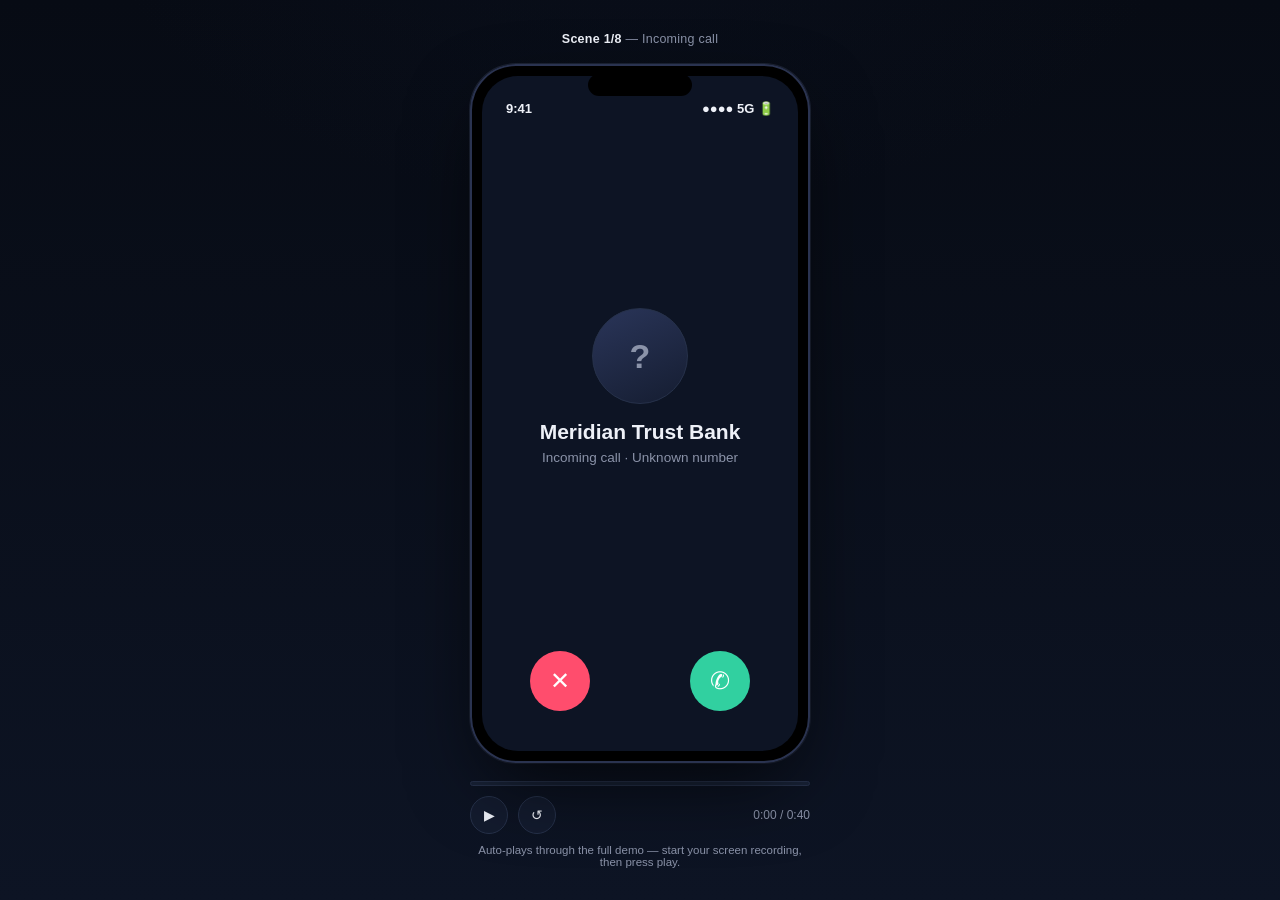
<file: scam-scenario/scam-scenario.html>
<!DOCTYPE html>
<html lang="en">
<head>
<meta charset="UTF-8">
<meta name="viewport" content="width=device-width, initial-scale=1, viewport-fit=cover">
<title>CyberGuard AI — Demo</title>
<style>
  :root{
    --bg-0:#070b14;
    --bg-1:#0d1424;
    --panel:#131b2e;
    --panel-2:#182236;
    --line:#26314a;
    --text:#eef1f8;
    --muted:#8b93a9;
    --brand:#4c7eff;
    --brand-soft:#4c7eff26;
    --safe:#31d0a0;
    --safe-soft:#31d0a026;
    --warn:#ffb84d;
    --warn-soft:#ffb84d26;
    --risk:#ff4d6d;
    --risk-soft:#ff4d6d26;
    font-family:-apple-system,BlinkMacSystemFont,"Segoe UI",Inter,Roboto,Helvetica,Arial,sans-serif;
  }
  *{box-sizing:border-box;}
  html,body{height:100%;}
  body{
    margin:0;
    min-height:100%;
    background:
      radial-gradient(900px 500px at 50% -10%, #16224022 0%, transparent 60%),
      linear-gradient(180deg,var(--bg-0),var(--bg-1));
    color:var(--text);
    display:flex;
    flex-direction:column;
    align-items:center;
    gap:18px;
    padding:32px 16px calc(32px + env(safe-area-inset-bottom,0px));
  }

  .stage-label{
    font-size:12.5px;
    letter-spacing:.02em;
    color:var(--muted);
  }
  .stage-label b{color:var(--text);font-weight:600;}

  /* ---- Phone frame ---- */
  .phone{
    width:340px;
    height:702px;
    background:#000;
    border-radius:46px;
    padding:12px;
    box-shadow:0 30px 80px -20px #000c, 0 0 0 1px #1c2334, inset 0 0 0 2px #2a3350;
    position:relative;
  }
  .screen{
    width:100%;
    height:100%;
    border-radius:36px;
    overflow:hidden;
    position:relative;
    background:var(--bg-1);
  }
  .notch{
    position:absolute;top:10px;left:50%;transform:translateX(-50%);
    width:104px;height:22px;background:#000;border-radius:14px;z-index:50;
  }
  .statusbar{
    height:46px;display:flex;align-items:flex-end;justify-content:space-between;
    padding:0 24px 6px;font-size:13px;font-weight:600;color:var(--text);
  }

  /* ---- Scene layers ---- */
  .scene{
    position:absolute;inset:0;
    opacity:0;
    transform:scale(1.02);
    transition:opacity .5s ease, transform .6s ease;
    pointer-events:none;
    display:flex;flex-direction:column;
  }
  .scene.active{
    opacity:1;
    transform:scale(1);
    pointer-events:auto;
    z-index:5;
  }

  .content{flex:1;display:flex;flex-direction:column;padding:0 18px 22px;}

  /* Home / call incoming */
  .caller-block{flex:1;display:flex;flex-direction:column;align-items:center;justify-content:center;gap:6px;}
  .avatar{
    width:96px;height:96px;border-radius:50%;
    background:linear-gradient(155deg,#2a3559,#151d31);
    display:flex;align-items:center;justify-content:center;
    font-size:34px;font-weight:600;color:var(--muted);
    border:1px solid var(--line);
    margin-bottom:10px;
  }
  .caller-name{font-size:21px;font-weight:600;}
  .caller-sub{font-size:13.5px;color:var(--muted);}
  .call-actions{display:flex;justify-content:space-between;padding:0 30px 18px;}
  .call-btn{
    width:60px;height:60px;border-radius:50%;display:flex;align-items:center;justify-content:center;
    font-size:24px;color:#fff;
  }
  .call-btn.decline{background:var(--risk);}
  .call-btn.accept{background:var(--safe);}

  /* In-call */
  .incall-top{flex:1;display:flex;flex-direction:column;align-items:center;padding-top:36px;gap:4px;}
  .timer{font-size:13px;color:var(--muted);letter-spacing:.03em;}

  .shield-banner{
    margin:14px 16px 0;
    background:var(--panel);
    border:1px solid var(--line);
    border-radius:16px;
    padding:12px 14px;
    display:flex;gap:10px;align-items:flex-start;
    box-shadow:0 8px 24px -12px #000a;
  }
  .shield-banner.pulse{animation:pulseGlow 1.6s ease-in-out infinite;}
  @keyframes pulseGlow{
    0%,100%{box-shadow:0 8px 24px -12px #000a;}
    50%{box-shadow:0 8px 30px -8px var(--brand-soft);}
  }
  .icon-dot{
    width:30px;height:30px;min-width:30px;border-radius:9px;
    display:flex;align-items:center;justify-content:center;font-size:15px;
  }
  .icon-dot.brand{background:var(--brand-soft);color:var(--brand);}
  .icon-dot.safe{background:var(--safe-soft);color:var(--safe);}
  .icon-dot.warn{background:var(--warn-soft);color:var(--warn);}
  .icon-dot.risk{background:var(--risk-soft);color:var(--risk);}
  .banner-title{font-size:13.5px;font-weight:600;}
  .banner-sub{font-size:12px;color:var(--muted);margin-top:2px;line-height:1.4;}

  .scan-line{
    height:3px;border-radius:2px;background:var(--line);overflow:hidden;margin-top:9px;
  }
  .scan-line i{
    display:block;height:100%;width:40%;background:var(--brand);border-radius:2px;
    animation:scan 1.3s ease-in-out infinite;
  }
  @keyframes scan{0%{transform:translateX(-100%);}100%{transform:translateX(350%);}}

  .tag-row{display:flex;gap:6px;flex-wrap:wrap;margin-top:10px;}
  .tag{
    font-size:11px;padding:4px 9px;border-radius:999px;border:1px solid var(--line);color:var(--muted);
  }
  .tag.flag{border-color:var(--warn-soft);color:var(--warn);background:var(--warn-soft);}

  /* SMS overlay */
  .sms-toast{
    position:absolute;left:12px;right:12px;top:56px;z-index:40;
    background:var(--panel-2);border:1px solid var(--line);border-radius:16px;
    padding:12px;display:flex;gap:10px;
    box-shadow:0 12px 30px -10px #000c;
  }
  .sms-toast .badge{width:34px;height:34px;border-radius:10px;background:var(--brand-soft);color:var(--brand);display:flex;align-items:center;justify-content:center;font-size:16px;font-weight:700;}
  .sms-toast .sender{font-size:12.5px;font-weight:600;}
  .sms-toast .msg{font-size:12px;color:var(--muted);margin-top:2px;line-height:1.4;}
  .sms-toast .link{color:var(--brand);text-decoration:underline;}

  .alert-card{
    margin:14px 16px 0;border-radius:16px;
    background:var(--risk-soft);border:1px solid #ff4d6d55;
    padding:13px 14px;
  }
  .alert-card .banner-title{color:var(--risk);}
  .alert-card ul{margin:8px 0 0;padding-left:18px;font-size:12px;color:#f4c3cd;line-height:1.7;}

  /* URL analysis */
  .url-bar{
    margin:16px 16px 0;background:var(--panel);border:1px solid var(--line);border-radius:12px;
    padding:10px 12px;font-size:12px;color:var(--muted);word-break:break-all;
  }
  .verdict-wrap{flex:1;display:flex;flex-direction:column;align-items:center;justify-content:center;gap:14px;}
  .risk-ring{
    width:150px;height:150px;border-radius:50%;
    display:flex;align-items:center;justify-content:center;flex-direction:column;
    background:conic-gradient(var(--risk) calc(var(--pct,91)*1%), #202a42 0);
    position:relative;
  }
  .risk-ring::before{
    content:"";position:absolute;inset:10px;border-radius:50%;background:var(--bg-1);
  }
  .risk-ring .num{position:relative;font-size:34px;font-weight:700;}
  .risk-ring .lbl{position:relative;font-size:11px;color:var(--muted);}
  .verdict-title{font-size:16px;font-weight:700;color:var(--risk);}
  .verdict-sub{font-size:12.5px;color:var(--muted);text-align:center;padding:0 24px;}

  /* Final combined risk */
  .signals-row{display:flex;gap:8px;margin:14px 16px 0;}
  .signal-chip{
    flex:1;background:var(--panel);border:1px solid var(--line);border-radius:12px;
    padding:9px 8px;text-align:center;
  }
  .signal-chip .ic{font-size:16px;}
  .signal-chip .t{font-size:10.5px;color:var(--muted);margin-top:3px;}
  .signal-chip .v{font-size:11px;font-weight:600;color:var(--risk);margin-top:1px;}

  .score-block{flex:1;display:flex;flex-direction:column;align-items:center;justify-content:center;gap:6px;}
  .score-num{font-size:52px;font-weight:800;color:var(--risk);line-height:1;}
  .score-lbl{font-size:12.5px;letter-spacing:.06em;color:var(--risk);font-weight:700;}
  .score-crit{
    margin-top:6px;font-size:11px;padding:5px 12px;border-radius:999px;
    background:var(--risk-soft);color:var(--risk);border:1px solid #ff4d6d55;font-weight:600;
  }

  .action-grid{display:grid;grid-template-columns:1fr 1fr;gap:8px;padding:0 16px 18px;}
  .action-btn{
    background:var(--panel);border:1px solid var(--line);border-radius:12px;
    padding:11px 8px;font-size:11.5px;font-weight:600;text-align:center;color:var(--text);
  }
  .action-btn.primary{background:var(--risk);border-color:var(--risk);color:#fff;}

  /* End card */
  .endcard{flex:1;display:flex;flex-direction:column;align-items:center;justify-content:center;gap:14px;background:radial-gradient(circle at 50% 30%,#182645,var(--bg-1) 70%);}
  .logo-mark{
    width:74px;height:74px;border-radius:20px;
    background:linear-gradient(155deg,var(--brand),#1c3aa8);
    display:flex;align-items:center;justify-content:center;font-size:32px;
    box-shadow:0 16px 40px -12px #4c7eff66;
  }
  .brand-name{font-size:22px;font-weight:700;letter-spacing:.01em;}
  .tagline{font-size:13px;color:var(--muted);letter-spacing:.04em;}

  /* ---- Controls ---- */
  .controls{
    width:340px;display:flex;flex-direction:column;gap:10px;
  }
  .timeline{
    height:5px;background:var(--panel-2);border-radius:99px;overflow:hidden;border:1px solid var(--line);
  }
  .timeline-fill{
    height:100%;width:0%;background:linear-gradient(90deg,var(--brand),var(--safe));
    transition:width .1s linear;
  }
  .ctrl-row{display:flex;align-items:center;justify-content:space-between;}
  .ctrl-left{display:flex;align-items:center;gap:10px;}
  .ctrl-btn{
    background:var(--panel);border:1px solid var(--line);color:var(--text);
    width:38px;height:38px;border-radius:50%;display:flex;align-items:center;justify-content:center;
    font-size:14px;cursor:pointer;
  }
  .ctrl-btn:hover{border-color:var(--brand);}
  .time-txt{font-size:12px;color:var(--muted);font-variant-numeric:tabular-nums;}
  .hint{font-size:11.5px;color:var(--muted);text-align:center;}
</style>
</head>
<body>

  <div class="stage-label" id="stageLabel"><b>Scene 1/8</b> — Incoming call</div>

  <div class="phone">
    <div class="notch"></div>
    <div class="screen">

      <!-- Scene 1: incoming call -->
      <div class="scene" data-scene="0">
        <div class="statusbar"><span>9:41</span><span>●●●●  5G  🔋</span></div>
        <div class="content">
          <div class="caller-block">
            <div class="avatar">?</div>
            <div class="caller-name">Meridian Trust Bank</div>
            <div class="caller-sub">Incoming call · Unknown number</div>
          </div>
          <div class="call-actions">
            <div class="call-btn decline">✕</div>
            <div class="call-btn accept">✆</div>
          </div>
        </div>
      </div>

      <!-- Scene 2: call connected, CyberGuard activates -->
      <div class="scene" data-scene="1">
        <div class="statusbar"><span>9:41</span><span>●●●●  5G  🔋</span></div>
        <div class="content">
          <div class="incall-top">
            <div class="avatar">?</div>
            <div class="caller-name">Meridian Trust Bank</div>
            <div class="timer">00:07</div>
          </div>
          <div class="shield-banner pulse">
            <div class="icon-dot brand">🛡️</div>
            <div>
              <div class="banner-title">CyberGuard Call Protection — Active</div>
              <div class="banner-sub">Listening for social‑engineering patterns in real time.</div>
              <div class="scan-line"><i></i></div>
            </div>
          </div>
        </div>
      </div>

      <!-- Scene 3: suspicious pattern detected -->
      <div class="scene" data-scene="2">
        <div class="statusbar"><span>9:41</span><span>●●●●  5G  🔋</span></div>
        <div class="content">
          <div class="incall-top">
            <div class="avatar">?</div>
            <div class="caller-name">Meridian Trust Bank</div>
            <div class="timer">00:24</div>
          </div>
          <div class="shield-banner">
            <div class="icon-dot warn">⚠️</div>
            <div>
              <div class="banner-title">Suspicious pattern detected</div>
              <div class="banner-sub">Caller is pushing urgency and requesting account verification.</div>
              <div class="tag-row">
                <span class="tag flag">Urgency pressure</span>
                <span class="tag flag">Payment request</span>
                <span class="tag flag">ID mismatch</span>
              </div>
            </div>
          </div>
        </div>
      </div>

      <!-- Scene 4: SMS arrives mid-call -->
      <div class="scene" data-scene="3">
        <div class="statusbar"><span>9:42</span><span>●●●●  5G  🔋</span></div>
        <div class="sms-toast">
          <div class="badge">SMS</div>
          <div>
            <div class="sender">"MeridianBank" · now</div>
            <div class="msg">Your account is on hold. Verify now: <span class="link">meridian-secure-verify.co/id82</span></div>
          </div>
        </div>
        <div class="content">
          <div class="incall-top" style="padding-top:120px;">
            <div class="timer">00:41 · call in progress</div>
          </div>
        </div>
      </div>

      <!-- Scene 5: warning not to click / share OTP -->
      <div class="scene" data-scene="4">
        <div class="statusbar"><span>9:42</span><span>●●●●  5G  🔋</span></div>
        <div class="content">
          <div class="alert-card" style="margin-top:70px;">
            <div style="display:flex;gap:10px;align-items:flex-start;">
              <div class="icon-dot risk">⛔</div>
              <div>
                <div class="banner-title">Do not interact with this message</div>
                <ul>
                  <li>Don't tap the link</li>
                  <li>Don't share your OTP</li>
                  <li>Don't confirm any payment</li>
                </ul>
              </div>
            </div>
          </div>
        </div>
      </div>

      <!-- Scene 6: URL tapped, analyzing -->
      <div class="scene" data-scene="5">
        <div class="statusbar"><span>9:42</span><span>●●●●  5G  🔋</span></div>
        <div class="url-bar">meridian-secure-verify.co/id82</div>
        <div class="verdict-wrap">
          <div class="risk-ring" style="--pct:91;">
            <div class="num">91</div>
            <div class="lbl">RISK SCORE</div>
          </div>
          <div class="verdict-title">Suspicious URL — Critical Risk</div>
          <div class="verdict-sub">Domain registered 2 days ago · impersonates a known bank brand · no valid security certificate.</div>
        </div>
      </div>

      <!-- Scene 7: combined risk score -->
      <div class="scene" data-scene="6">
        <div class="statusbar"><span>9:42</span><span>●●●●  5G  🔋</span></div>
        <div class="signals-row">
          <div class="signal-chip"><div class="ic">📞</div><div class="t">Call</div><div class="v">High risk</div></div>
          <div class="signal-chip"><div class="ic">💬</div><div class="t">SMS</div><div class="v">Phishing</div></div>
          <div class="signal-chip"><div class="ic">🔗</div><div class="t">URL</div><div class="v">Critical</div></div>
        </div>
        <div class="score-block">
          <div class="score-num">91<span style="font-size:22px;">/100</span></div>
          <div class="score-lbl">OVERALL RISK</div>
          <div class="score-crit">CRITICAL</div>
        </div>
        <div class="action-grid">
          <div class="action-btn primary">Stop Interaction</div>
          <div class="action-btn">Do Not Share OTP</div>
          <div class="action-btn">Do Not Transfer Money</div>
          <div class="action-btn">Report</div>
        </div>
      </div>

      <!-- Scene 8: end card -->
      <div class="scene" data-scene="7">
        <div class="endcard">
          <div class="logo-mark">🛡️</div>
          <div class="brand-name">CyberGuard AI</div>
          <div class="tagline">Detect · Understand · Protect</div>
        </div>
      </div>

    </div>
  </div>

  <div class="controls">
    <div class="timeline"><div class="timeline-fill" id="fill"></div></div>
    <div class="ctrl-row">
      <div class="ctrl-left">
        <div class="ctrl-btn" id="playBtn">▶</div>
        <div class="ctrl-btn" id="restartBtn">↺</div>
      </div>
      <div class="time-txt" id="timeTxt">0:00 / 0:40</div>
    </div>
    <div class="hint">Auto-plays through the full demo — start your screen recording, then press play.</div>
  </div>

<script>
  const scenes = [
    {label:"Incoming call", dur:3},
    {label:"Call protection activates", dur:5},
    {label:"Social-engineering pattern flagged", dur:5},
    {label:"Phishing SMS arrives", dur:4},
    {label:"Warning: don't click / share OTP", dur:5},
    {label:"URL analysis — critical risk", dur:6},
    {label:"Combined risk score: 91 CRITICAL", dur:7},
    {label:"CyberGuard AI logo & tagline", dur:5},
  ];
  const total = scenes.reduce((a,s)=>a+s.dur,0);
  const sceneEls = document.querySelectorAll('.scene');
  const fill = document.getElementById('fill');
  const timeTxt = document.getElementById('timeTxt');
  const stageLabel = document.getElementById('stageLabel');
  const playBtn = document.getElementById('playBtn');
  const restartBtn = document.getElementById('restartBtn');

  let elapsed = 0, playing = false, raf = null, last = null;

  function fmt(s){ s=Math.max(0,s); return Math.floor(s/60)+':'+String(Math.floor(s%60)).padStart(2,'0'); }

  function render(){
    let acc = 0, idx = 0;
    for(let i=0;i<scenes.length;i++){
      if(elapsed < acc + scenes[i].dur){ idx = i; break; }
      acc += scenes[i].dur;
      idx = i;
    }
    sceneEls.forEach(el=>el.classList.toggle('active', +el.dataset.scene === idx));
    stageLabel.innerHTML = '<b>Scene '+(idx+1)+'/'+scenes.length+'</b> — '+scenes[idx].label;
    fill.style.width = Math.min(100,(elapsed/total)*100)+'%';
    timeTxt.textContent = fmt(elapsed)+' / '+fmt(total);
  }

  function tick(t){
    if(!playing) return;
    if(last===null) last=t;
    const dt=(t-last)/1000; last=t;
    elapsed += dt;
    if(elapsed >= total){ elapsed = total; render(); pause(); return; }
    render();
    raf = requestAnimationFrame(tick);
  }

  function play(){ playing=true; last=null; playBtn.textContent='❚❚'; raf=requestAnimationFrame(tick); }
  function pause(){ playing=false; playBtn.textContent='▶'; if(raf) cancelAnimationFrame(raf); }

  playBtn.addEventListener('click', ()=> playing ? pause() : play());
  restartBtn.addEventListener('click', ()=>{ elapsed=0; render(); if(!playing) play(); });

  render();
</script>
</body>
</html>
</file>
<file: style.css>
/* =========================================================
   CYBERGUARD AI
   Main Stylesheet
========================================================= */

* {
    margin: 0;
    padding: 0;
    box-sizing: border-box;
}


:root {

    --bg: #07111f;
    --bg-two: #0b1728;

    --card: rgba(15, 29, 48, 0.82);

    --card-light: rgba(255, 255, 255, 0.045);

    --border: rgba(255, 255, 255, 0.09);

    --text: #f5f8ff;
    --muted: #94a3b8;

    --primary: #37d6ff;
    --primary-two: #6478ff;

    --green: #36e28f;
    --yellow: #ffc857;
    --red: #ff5d73;

    --shadow:
        0 20px 60px rgba(0, 0, 0, 0.25);

}


/* =========================================================
   BODY
========================================================= */

html {
    scroll-behavior: smooth;
}


body {

    font-family:
        Inter,
        Segoe UI,
        Arial,
        sans-serif;

    background:
        radial-gradient(
            circle at 20% 10%,
            rgba(55, 214, 255, 0.08),
            transparent 30%
        ),
        radial-gradient(
            circle at 80% 20%,
            rgba(100, 120, 255, 0.08),
            transparent 30%
        ),
        var(--bg);

    color: var(--text);

    min-height: 100vh;

    overflow-x: hidden;

}


/* =========================================================
   BACKGROUND
========================================================= */

.background-glow {

    position: fixed;

    width: 400px;
    height: 400px;

    border-radius: 50%;

    filter: blur(120px);

    pointer-events: none;

    opacity: 0.12;

    z-index: -1;

}


.glow-one {

    background: var(--primary);

    top: 100px;
    left: -200px;

}


.glow-two {

    background: var(--primary-two);

    right: -200px;
    top: 600px;

}


/* =========================================================
   APP
========================================================= */

.app {

    width: 100%;

    max-width: 1440px;

    margin: auto;

    padding: 0 30px 50px;

}


/* =========================================================
   HEADER
========================================================= */

.topbar {

    min-height: 85px;

    display: flex;

    align-items: center;

    justify-content: space-between;

    border-bottom: 1px solid var(--border);

}


.brand {

    display: flex;

    align-items: center;

    gap: 13px;

}


.brand-logo {

    width: 45px;
    height: 45px;

    display: flex;

    align-items: center;
    justify-content: center;

    border-radius: 14px;

    background:
        linear-gradient(
            135deg,
            rgba(55,214,255,0.2),
            rgba(100,120,255,0.2)
        );

    border: 1px solid rgba(55,214,255,0.25);

    font-size: 22px;

    box-shadow:
        0 0 25px rgba(55,214,255,0.12);

}


.brand h1 {

    font-size: 20px;

    letter-spacing: -0.5px;

}


.brand h1 span {

    color: var(--primary);

}


.brand p {

    font-size: 11px;

    color: var(--muted);

    margin-top: 3px;

}


.header-right {

    display: flex;

    align-items: center;

    gap: 20px;

}


/* =========================================================
   VIEW SWITCH
========================================================= */

.view-switch {

    display: flex;

    padding: 4px;

    border-radius: 12px;

    background: rgba(255,255,255,0.045);

    border: 1px solid var(--border);

}


.view-switch button {

    border: none;

    background: transparent;

    color: var(--muted);

    padding: 8px 12px;

    border-radius: 8px;

    font-size: 11px;

    cursor: pointer;

    transition: 0.3s;

}


.view-switch button.active {

    background: rgba(55,214,255,0.13);

    color: var(--primary);

}


.live-status {

    display: flex;

    align-items: center;

    gap: 8px;

    font-size: 11px;

    color: var(--green);

}


.status-pulse {

    width: 8px;
    height: 8px;

    background: var(--green);

    border-radius: 50%;

    box-shadow:
        0 0 0 5px rgba(54,226,143,0.08),
        0 0 14px var(--green);

    animation: pulse 1.8s infinite;

}


@keyframes pulse {

    0%,100% {
        transform: scale(1);
        opacity: 1;
    }

    50% {
        transform: scale(0.7);
        opacity: 0.55;
    }

}


/* =========================================================
   HERO
========================================================= */

.hero {

    min-height: 510px;

    display: grid;

    grid-template-columns: 1.2fr 0.8fr;

    align-items: center;

    gap: 40px;

    padding: 70px 35px;

}


.hero-badge {

    display: inline-flex;

    align-items: center;

    gap: 8px;

    padding: 8px 12px;

    border-radius: 50px;

    background: rgba(55,214,255,0.07);

    border: 1px solid rgba(55,214,255,0.14);

    color: var(--primary);

    font-size: 9px;

    letter-spacing: 1.3px;

}


.badge-dot {

    width: 6px;
    height: 6px;

    border-radius: 50%;

    background: var(--primary);

    box-shadow: 0 0 10px var(--primary);

}


.hero h2 {

    margin-top: 22px;

    max-width: 700px;

    font-size: clamp(42px, 5vw, 72px);

    line-height: 0.98;

    letter-spacing: -3px;

}


.hero h2 span {

    background:
        linear-gradient(
            90deg,
            var(--primary),
            #8c9aff
        );

    -webkit-background-clip: text;

    background-clip: text;

    color: transparent;

}


.hero-content > p {

    max-width: 600px;

    margin-top: 25px;

    color: var(--muted);

    line-height: 1.8;

    font-size: 14px;

}


/* =========================================================
   BUTTONS
========================================================= */

.hero-buttons {

    display: flex;

    gap: 12px;

    margin-top: 30px;

}


.primary-btn,
.secondary-btn,
.demo-button {

    border: none;

    border-radius: 12px;

    padding: 14px 20px;

    font-weight: 700;

    cursor: pointer;

    transition:
        transform 0.25s,
        box-shadow 0.25s,
        background 0.25s;

}


.primary-btn {

    color: #06101c;

    background:
        linear-gradient(
            135deg,
            var(--primary),
            #86a0ff
        );

    box-shadow:
        0 10px 30px rgba(55,214,255,0.16);

}


.primary-btn:hover,
.demo-button:hover {

    transform: translateY(-3px);

    box-shadow:
        0 15px 35px rgba(55,214,255,0.2);

}


.secondary-btn {

    background: transparent;

    border: 1px solid var(--border);

    color: var(--text);

}


.secondary-btn:hover {

    background: rgba(255,255,255,0.05);

}


/* =========================================================
   SECURITY ORB
========================================================= */

.security-visual {

    position: relative;

    width: 360px;
    height: 360px;

    margin: auto;

    display: flex;

    align-items: center;

    justify-content: center;

}


.security-orb {

    width: 170px;
    height: 170px;

    border-radius: 50%;

    display: flex;

    flex-direction: column;

    align-items: center;
    justify-content: center;

    background:
        radial-gradient(
            circle,
            rgba(55,214,255,0.22),
            rgba(20,35,60,0.85) 65%
        );

    border: 1px solid rgba(55,214,255,0.25);

    box-shadow:
        0 0 70px rgba(55,214,255,0.18),
        inset 0 0 50px rgba(55,214,255,0.08);

    animation: float 4s ease-in-out infinite;

}


.orb-shield {

    font-size: 48px;

}


.orb-text {

    text-align: center;

    margin-top: 5px;

}


.orb-text strong {

    display: block;

    font-size: 10px;

    letter-spacing: 2px;

    color: var(--green);

}


.orb-text small {

    display: block;

    font-size: 7px;

    color: var(--muted);

    margin-top: 4px;

}


@keyframes float {

    0%,100% {
        transform: translateY(0);
    }

    50% {
        transform: translateY(-12px);
    }

}


.orb-ring {

    position: absolute;

    border-radius: 50%;

    border: 1px solid rgba(55,214,255,0.12);

}


.ring-one {

    width: 220px;
    height: 220px;

    animation: rotate 14s linear infinite;

}


.ring-two {

    width: 290px;
    height: 290px;

    border-style: dashed;

    animation: rotateReverse 20s linear infinite;

}


.ring-three {

    width: 350px;
    height: 350px;

    border-color: rgba(100,120,255,0.08);

    animation: rotate 28s linear infinite;

}


@keyframes rotate {

    from {
        transform: rotate(0);
    }

    to {
        transform: rotate(360deg);
    }

}


@keyframes rotateReverse {

    from {
        transform: rotate(360deg);
    }

    to {
        transform: rotate(0);
    }

}


.floating-signal {

    position: absolute;

    width: 46px;
    height: 46px;

    display: flex;

    align-items: center;
    justify-content: center;

    border-radius: 14px;

    background: rgba(13,27,45,0.95);

    border: 1px solid var(--border);

    box-shadow: var(--shadow);

    animation: signalFloat 4s ease-in-out infinite;

}


.signal-one {

    top: 25px;
    left: 45px;

}


.signal-two {

    right: 25px;
    top: 105px;

    animation-delay: 0.8s;

}


.signal-three {

    bottom: 30px;
    left: 65px;

    animation-delay: 1.4s;

}


@keyframes signalFloat {

    0%,100% {
        transform: translateY(0);
    }

    50% {
        transform: translateY(-8px);
    }

}


/* =========================================================
   MONITOR
========================================================= */

.monitor-card {

    margin: 0 20px 60px;

    padding: 25px;

    border-radius: 20px;

    background:
        linear-gradient(
            145deg,
            rgba(17,35,57,0.9),
            rgba(10,22,38,0.75)
        );

    border: 1px solid var(--border);

    box-shadow: var(--shadow);

}


.monitor-header {

    display: flex;

    justify-content: space-between;

    align-items: center;

    margin-bottom: 20px;

}


.small-label {

    font-size: 8px;

    letter-spacing: 1.5px;

    color: var(--primary);

}


.monitor-header h2,
.section-heading h2 {

    font-size: 23px;

    margin-top: 5px;

}


.monitor-live {

    display: flex;

    align-items: center;

    gap: 7px;

    font-size: 9px;

    color: var(--green);

}


.monitor-live span {

    width: 6px;
    height: 6px;

    border-radius: 50%;

    background: var(--green);

    box-shadow: 0 0 10px var(--green);

}


.monitor-grid {

    display: grid;

    grid-template-columns: repeat(4,1fr);

    gap: 12px;

}


.monitor-item {

    padding: 14px;

    border: 1px solid var(--border);

    border-radius: 14px;

    background: rgba(255,255,255,0.025);

    display: flex;

    align-items: center;

    gap: 10px;

}


.monitor-icon {

    width: 38px;
    height: 38px;

    display: flex;

    align-items: center;
    justify-content: center;

    border-radius: 11px;

    background: rgba(255,255,255,0.05);

}


.monitor-info {

    flex: 1;

}


.monitor-info span {

    display: block;

    font-size: 7px;

    color: var(--muted);

    letter-spacing: 1px;

}


.monitor-info strong {

    display: block;

    font-size: 11px;

    margin-top: 4px;

}


.monitor-check {

    color: var(--green);

}


/* =========================================================
   SECTION
========================================================= */

.section {

    margin: 0 20px 65px;

}


.section-heading {

    display: flex;

    align-items: end;

    justify-content: space-between;

    margin-bottom: 20px;

}


.view-all {

    color: var(--muted);

    font-size: 10px;

}


/* =========================================================
   ACTIVITY
========================================================= */

.activity-grid {

    display: grid;

    grid-template-columns: repeat(4,1fr);

    gap: 15px;

}


.activity-card {

    padding: 20px;

    border-radius: 18px;

    background: var(--card);

    border: 1px solid var(--border);

    transition: 0.3s;

}


.activity-card:hover {

    transform: translateY(-5px);

    border-color: rgba(55,214,255,0.25);

}


.activity-top {

    display: flex;

    align-items: center;

    justify-content: space-between;

}


.activity-icon {

    width: 42px;
    height: 42px;

    border-radius: 12px;

    display: flex;

    align-items: center;
    justify-content: center;

    background: rgba(255,255,255,0.05);

    font-size: 20px;

}


.safe-badge,
.danger-badge,
.warning-badge {

    font-size: 8px;

    padding: 5px 7px;

    border-radius: 20px;

}


.safe-badge {

    color: var(--green);

    background: rgba(54,226,143,0.08);

}


.danger-badge {

    color: var(--red);

    background: rgba(255,93,115,0.08);

}


.warning-badge {

    color: var(--yellow);

    background: rgba(255,200,87,0.08);

}


.activity-card h3 {

    font-size: 30px;

    margin-top: 20px;

}


.activity-card p {

    color: var(--muted);

    font-size: 11px;

    margin-top: 3px;

}


.mini-bar {

    height: 4px;

    margin-top: 18px;

    background: rgba(255,255,255,0.05);

    border-radius: 10px;

    overflow: hidden;

}


.mini-bar span {

    display: block;

    height: 100%;

    background: var(--primary);

    border-radius: inherit;

    animation: barLoad 1.5s ease;

}


.mini-bar.danger span {

    background: var(--red);

}


.mini-bar.warning span {

    background: var(--yellow);

}


@keyframes barLoad {

    from {
        width: 0 !important;
    }

}


/* =========================================================
   FEATURES
========================================================= */

.features-grid {

    display: grid;

    grid-template-columns: repeat(3,1fr);

    gap: 15px;

}


.feature-card {

    position: relative;

    padding: 25px;

    min-height: 260px;

    border-radius: 20px;

    background:
        linear-gradient(
            145deg,
            rgba(17,32,52,0.9),
            rgba(10,22,38,0.7)
        );

    border: 1px solid var(--border);

    cursor: pointer;

    overflow: hidden;

    transition:
        transform 0.3s,
        border-color 0.3s;

}


.feature-card:hover {

    transform: translateY(-7px);

    border-color: rgba(55,214,255,0.25);

}


.feature-card::before {

    content: "";

    position: absolute;

    width: 120px;
    height: 120px;

    right: -50px;
    top: -50px;

    background: var(--primary);

    opacity: 0.05;

    border-radius: 50%;

}


.feature-number {

    position: absolute;

    top: 20px;
    right: 20px;

    font-size: 10px;

    color: #42536a;

}


.feature-icon.large {

    width: 52px;
    height: 52px;

    display: flex;

    align-items: center;
    justify-content: center;

    border-radius: 15px;

    background: rgba(55,214,255,0.08);

    font-size: 25px;

}


.feature-card h3 {

    margin-top: 20px;

    font-size: 18px;

}


.feature-card > p {

    color: var(--muted);

    font-size: 11px;

    line-height: 1.7;

    margin-top: 9px;

    max-width: 300px;

}


.feature-footer {

    position: absolute;

    bottom: 20px;

    left: 25px;
    right: 25px;

    display: flex;

    justify-content: space-between;

    color: var(--primary);

    font-size: 9px;

}


.feature-highlight {

    background:
        linear-gradient(
            145deg,
            rgba(40,60,115,0.45),
            rgba(10,22,38,0.8)
        );

}


/* =========================================================
   FLOW
========================================================= */

.flow-container {

    position: relative;

    display: grid;

    grid-template-columns: repeat(5,1fr);

    gap: 10px;

}


.flow-line {

    position: absolute;

    top: 45px;
    left: 8%;
    right: 8%;

    height: 1px;

    background:
        linear-gradient(
            90deg,
            transparent,
            rgba(55,214,255,0.35),
            transparent
        );

    z-index: 0;

}


.flow-step {

    position: relative;

    text-align: center;

    z-index: 1;

}


.flow-icon {

    width: 65px;
    height: 65px;

    margin: auto;

    display: flex;

    align-items: center;
    justify-content: center;

    border-radius: 20px;

    background: #0d1b2d;

    border: 1px solid rgba(55,214,255,0.2);

    font-size: 25px;

    box-shadow:
        0 0 25px rgba(55,214,255,0.07);

}


.flow-step > span {

    display: block;

    margin-top: 12px;

    color: var(--primary);

    font-size: 8px;

}


.flow-step h3 {

    font-size: 13px;

    margin-top: 5px;

}


.flow-step p {

    font-size: 9px;

    color: var(--muted);

    margin-top: 5px;

}


/* =========================================================
   CLIP
========================================================= */

.clip-card {

    display: grid;

    grid-template-columns: 1.2fr 0.8fr;

    border-radius: 20px;

    overflow: hidden;

    background: var(--card);

    border: 1px solid var(--border);

}


.clip-video {

    position: relative;

    min-height: 330px;

    background: #020810;

}


.clip-video video {

    width: 100%;
    height: 100%;

    min-height: 330px;

    object-fit: cover;

}


.video-overlay {

    position: absolute;

    inset: 0;

    display: flex;

    flex-direction: column;

    align-items: center;
    justify-content: center;

    pointer-events: none;

    background:
        linear-gradient(
            rgba(0,0,0,0.15),
            rgba(0,0,0,0.4)
        );

}


.play-circle {

    width: 65px;
    height: 65px;

    border-radius: 50%;

    display: flex;

    align-items: center;
    justify-content: center;

    background: rgba(55,214,255,0.9);

    color: #06101c;

    box-shadow:
        0 0 40px rgba(55,214,255,0.3);

}


.video-overlay span {

    margin-top: 15px;

    font-size: 9px;

    letter-spacing: 2px;

}


.clip-content {

    padding: 40px;

    display: flex;

    flex-direction: column;

    justify-content: center;

}


.clip-label {

    color: var(--primary);

    font-size: 8px;

    letter-spacing: 1.4px;

}


.clip-content h3 {

    margin-top: 10px;

    font-size: 25px;

}


.clip-content p {

    color: var(--muted);

    font-size: 12px;

    line-height: 1.7;

    margin-top: 12px;

}


.signal-list {

    margin-top: 20px;

}


.signal-list div {

    margin-top: 10px;

    font-size: 10px;

    color: #c5d0df;

}


.signal-list span {

    color: var(--green);

    margin-right: 8px;

}


/* =========================================================
   DEMO CTA
========================================================= */

.demo-cta {

    margin: 0 20px 70px;

    padding: 55px;

    border-radius: 25px;

    overflow: hidden;

    position: relative;

    background:
        radial-gradient(
            circle at 70% 50%,
            rgba(55,214,255,0.13),
            transparent 30%
        ),
        linear-gradient(
            135deg,
            #0d2036,
            #101a36
        );

    border: 1px solid rgba(55,214,255,0.13);

}


.demo-grid {

    display: grid;

    grid-template-columns: 1fr 300px;

    align-items: center;

    gap: 50px;

}


.demo-label {

    color: var(--primary);

    font-size: 8px;

    letter-spacing: 1.5px;

}


.demo-cta h2 {

    font-size: 42px;

    line-height: 1.05;

    margin-top: 12px;

}


.demo-cta h2 span {

    color: var(--primary);

}


.demo-cta p {

    max-width: 600px;

    color: var(--muted);

    line-height: 1.7;

    font-size: 12px;

    margin-top: 15px;

}


.demo-button {

    margin-top: 25px;

    background:
        linear-gradient(
            135deg,
            var(--primary),
            #8491ff
        );

    color: #06101c;

}


/* =========================================================
   DEMO PHONE
========================================================= */

.demo-phone {

    width: 220px;

    height: 400px;

    padding: 8px;

    margin: auto;

    border-radius: 30px;

    background: #020810;

    border: 2px solid #24364f;

    box-shadow:
        0 30px 70px rgba(0,0,0,0.45);

    transform: rotate(3deg);

}


.phone-screen {

    height: 100%;

    border-radius: 23px;

    background:
        linear-gradient(
            180deg,
            #101e31,
            #07111f
        );

    padding: 18px;

}


.phone-top {

    display: flex;

    justify-content: space-between;

    font-size: 7px;

    color: var(--muted);

}


.phone-brand {

    text-align: center;

    margin-top: 25px;

    font-size: 10px;

    color: var(--primary);

}


.phone-alert {

    margin-top: 45px;

    padding: 18px;

    border-radius: 18px;

    text-align: center;

    background: rgba(255,93,115,0.07);

    border: 1px solid rgba(255,93,115,0.2);

}


.alert-symbol {

    font-size: 28px;

}


.phone-alert strong {

    display: block;

    margin-top: 10px;

    font-size: 11px;

}


.phone-alert p {

    font-size: 8px;

    color: var(--muted);

    margin-top: 7px;

}


.risk-mini {

    margin-top: 18px;

    font-size: 25px;

    font-weight: 800;

    color: var(--red);

}


.risk-mini span {

    font-size: 38px;

}


.phone-alert small {

    color: var(--red);

    font-size: 7px;

    letter-spacing: 1px;

}


/* =========================================================
   ALERTS
========================================================= */

.clear-btn {

    background: transparent;

    border: 1px solid var(--border);

    color: var(--muted);

    padding: 7px 12px;

    border-radius: 8px;

    font-size: 9px;

    cursor: pointer;

}


.alerts-list {

    display: flex;

    flex-direction: column;

    gap: 10px;

}


.alert-item {

    display: flex;

    align-items: center;

    gap: 15px;

    padding: 15px;

    border-radius: 15px;

    background: var(--card);

    border: 1px solid var(--border);

}


.alert-icon {

    width: 42px;
    height: 42px;

    border-radius: 12px;

    display: flex;

    align-items: center;
    justify-content: center;

    background: rgba(255,255,255,0.04);

}


.alert-info {

    flex: 1;

}


.alert-info strong {

    display: block;

    font-size: 12px;

}


.alert-info p {

    color: var(--muted);

    font-size: 9px;

    margin-top: 4px;

}


.alert-info small {

    display: block;

    color: #52637a;

    font-size: 8px;

    margin-top: 5px;

}


.risk-tag {

    font-size: 8px;

    padding: 6px 9px;

    border-radius: 7px;

}


.high .risk-tag {

    color: var(--yellow);

    background: rgba(255,200,87,0.08);

}


.medium .risk-tag {

    color: var(--yellow);

    background: rgba(255,200,87,0.08);

}


.critical .risk-tag {

    color: var(--red);

    background: rgba(255,93,115,0.08);

}


/* =========================================================
   FOOTER
========================================================= */

footer {

    padding: 40px 20px;

    text-align: center;

    border-top: 1px solid var(--border);

}


.footer-brand {

    font-weight: 700;

    font-size: 14px;

}


footer p {

    color: var(--muted);

    font-size: 10px;

    margin-top: 7px;

}


footer span {

    display: block;

    color: #42536a;

    font-size: 8px;

    margin-top: 8px;

}


/* =========================================================
   MODALS
========================================================= */

.modal {

    position: fixed;

    inset: 0;

    display: none;

    align-items: center;
    justify-content: center;

    padding: 20px;

    background: rgba(0,5,12,0.82);

    backdrop-filter: blur(12px);

    z-index: 1000;

}


.modal.show {

    display: flex;

    animation: fadeIn 0.25s ease;

}


@keyframes fadeIn {

    from {
        opacity: 0;
    }

    to {
        opacity: 1;
    }

}


.modal-box,
.demo-modal-box {

    width: 100%;

    max-width: 520px;

    padding: 35px;

    border-radius: 22px;

    background:
        linear-gradient(
            145deg,
            #102137,
            #091321
        );

    border: 1px solid var(--border);

    box-shadow: 0 30px 100px rgba(0,0,0,0.55);

    position: relative;

}


.modal-icon {

    width: 60px;
    height: 60px;

    display: flex;

    align-items: center;
    justify-content: center;

    border-radius: 16px;

    background: rgba(55,214,255,0.08);

    font-size: 28px;

    margin-bottom: 20px;

}


.modal-box h2 {

    font-size: 28px;

    margin-top: 8px;

}


.modal-box > p {

    color: var(--muted);

    font-size: 12px;

    line-height: 1.7;

    margin-top: 10px;

}


.close-modal {

    position: absolute;

    top: 15px;
    right: 15px;

    width: 32px;
    height: 32px;

    border-radius: 50%;

    border: 1px solid var(--border);

    background: rgba(255,255,255,0.04);

    color: var(--text);

    cursor: pointer;

    font-size: 20px;

}


.modal-signals {

    margin-top: 20px;

}


.modal-signal {

    padding: 12px;

    border-radius: 10px;

    margin-top: 8px;

    background: rgba(255,255,255,0.035);

    font-size: 10px;

    color: #c9d4e2;

}


.modal-action {

    width: 100%;

    margin-top: 20px;

    padding: 12px;

    border: none;

    border-radius: 10px;

    background: var(--primary);

    color: #06101c;

    font-weight: bold;

    cursor: pointer;

}


/* =========================================================
   DEMO VIDEO MODAL
========================================================= */

.demo-modal-box {

    max-width: 900px;

}


.modal-header h2 {

    margin-top: 8px;

    font-size: 25px;

}


.modal-header p {

    color: var(--muted);

    font-size: 10px;

    margin-top: 5px;

}


.demo-modal-box video {

    width: 100%;

    margin-top: 20px;

    border-radius: 14px;

    background: #000;

}


.demo-note {

    display: flex;

    gap: 8px;

    align-items: center;

    margin-top: 12px;

    padding: 12px;

    border-radius: 10px;

    background: rgba(55,214,255,0.05);

    color: var(--muted);

    font-size: 9px;

}


/* =========================================================
   LIVE DEMO PANEL
========================================================= */

.live-demo-panel {

    position: fixed;

    inset: 0;

    display: none;

    flex-direction: column;

    align-items: center;
    justify-content: center;

    text-align: center;

    background:
        radial-gradient(
            circle,
            rgba(55,214,255,0.09),
            rgba(2,8,16,0.97) 55%
        );

    z-index: 2000;

}


.live-demo-panel.show {

    display: flex;

}


.demo-progress {

    position: absolute;

    top: 0;
    left: 0;
    right: 0;

    height: 4px;

    background: rgba(255,255,255,0.05);

}


#progressBar {

    width: 0%;

    height: 100%;

    background: var(--primary);

    transition: width 0.5s;

}


.live-demo-content {

    max-width: 600px;

    padding: 30px;

}


.demo-stage-icon {

    width: 100px;
    height: 100px;

    margin: 30px auto 20px;

    display: flex;

    align-items: center;
    justify-content: center;

    border-radius: 30px;

    background: rgba(55,214,255,0.08);

    border: 1px solid rgba(55,214,255,0.2);

    font-size: 45px;

    animation: stagePulse 1.5s infinite;

}


@keyframes stagePulse {

    0%,100% {
        box-shadow: 0 0 0 rgba(55,214,255,0);
    }

    50% {
        box-shadow:
            0 0 50px rgba(55,214,255,0.16);
    }

}


.live-demo-content h2 {

    font-size: 35px;

}


.live-demo-content p {

    margin-top: 10px;

    color: var(--muted);

    line-height: 1.6;

}


.demo-risk {

    display: inline-block;

    margin-top: 25px;

    padding: 10px 18px;

    border-radius: 30px;

    background: rgba(55,214,255,0.08);

    color: var(--primary);

    font-size: 11px;

}


.close-live-demo {

    position: absolute;

    bottom: 35px;

    padding: 10px 20px;

    border: 1px solid var(--border);

    border-radius: 10px;

    background: rgba(255,255,255,0.04);

    color: var(--muted);

    cursor: pointer;

}


/* =========================================================
   DESKTOP MODE
========================================================= */

.app.desktop-mode {

    max-width: 1440px;

}


.app.mobile-mode {

    max-width: 430px;

    padding: 0 12px 40px;

}


.app.mobile-mode .topbar {

    padding: 15px 5px;

}


.app.mobile-mode .header-right {

    flex-direction: column;

    gap: 5px;

}


.app.mobile-mode .hero {

    display: flex;

    flex-direction: column;

    text-align: center;

    padding: 45px 10px;

}


.app.mobile-mode .hero-content > p {

    font-size: 12px;

}


.app.mobile-mode .hero-buttons {

    flex-direction: column;

}


.app.mobile-mode .security-visual {

    transform: scale(0.75);

    margin-top: -20px;

}


.app.mobile-mode .monitor-card {

    margin-left: 0;
    margin-right: 0;

}


.app.mobile-mode .monitor-grid {

    grid-template-columns: 1fr 1fr;

}


.app.mobile-mode .activity-grid {

    grid-template-columns: 1fr 1fr;

}


.app.mobile-mode .features-grid {

    grid-template-columns: 1fr;

}


.app.mobile-mode .flow-container {

    grid-template-columns: 1fr;

    gap: 25px;

}


.app.mobile-mode .flow-line {

    display: none;

}


.app.mobile-mode .clip-card {

    grid-template-columns: 1fr;

}


.app.mobile-mode .clip-video {

    min-height: 230px;

}


.app.mobile-mode .clip-video video {

    min-height: 230px;

}


.app.mobile-mode .clip-content {

    padding: 25px;

}


.app.mobile-mode .demo-cta {

    margin-left: 0;
    margin-right: 0;

    padding: 30px 20px;

}


.app.mobile-mode .demo-grid {

    grid-template-columns: 1fr;

}


.app.mobile-mode .demo-cta h2 {

    font-size: 32px;

}


.app.mobile-mode .demo-phone {

    margin-top: 15px;

}


.app.mobile-mode .section {

    margin-left: 0;
    margin-right: 0;

}


.app.mobile-mode .monitor-header h2,
.app.mobile-mode .section-heading h2 {

    font-size: 19px;

}


.app.mobile-mode .brand h1 {

    font-size: 16px;

}


/* =========================================================
   RESPONSIVE
========================================================= */

@media (max-width: 900px) {

    .hero {

        grid-template-columns: 1fr;

        text-align: center;

    }

    .hero-content > p {

        margin-left: auto;
        margin-right: auto;

    }

    .hero-buttons {

        justify-content: center;

    }

    .security-visual {

        margin-top: -30px;

    }

    .monitor-grid {

        grid-template-columns: 1fr 1fr;

    }

    .features-grid {

        grid-template-columns: 1fr 1fr;

    }

    .clip-card {

        grid-template-columns: 1fr;

    }

    .demo-grid {

        grid-template-columns: 1fr;

    }

    .demo-phone {

        margin-top: 20px;

    }

}


@media (max-width: 650px) {

    .app {

        padding-left: 12px;
        padding-right: 12px;

    }

    .topbar {

        align-items: flex-start;

        padding: 15px 5px;

    }

    .header-right {

        gap: 7px;

    }

    .live-status {

        font-size: 8px;

    }

    .view-switch button {

        padding: 6px 7px;

        font-size: 8px;

    }

    .hero {

        padding: 45px 5px;

    }

    .hero h2 {

        font-size: 44px;

        letter-spacing: -2px;

    }

    .hero-buttons {

        flex-direction: column;

    }

    .security-visual {

        transform: scale(0.75);

        margin-top: -30px;

    }

    .monitor-card {

        margin-left: 0;
        margin-right: 0;

    }

    .activity-grid {

        grid-template-columns: 1fr 1fr;

    }

    .features-grid {

        grid-template-columns: 1fr;

    }

    .flow-container {

        grid-template-columns: 1fr;

        gap: 25px;

    }

    .flow-line {

        display: none;

    }

    .clip-card {

        grid-template-columns: 1fr;

    }

    .demo-cta {

        margin-left: 0;
        margin-right: 0;

        padding: 30px 20px;

    }

    .demo-grid {

        grid-template-columns: 1fr;

    }

    .demo-cta h2 {

        font-size: 32px;

    }

    .demo-phone {

        margin-top: 20px;

    }

}


/* =========================================================
   HIDDEN
========================================================= */

.hidden {

    display: none !important;

}
.production-section {
    padding: 100px 5%;
    text-align: center;
}

.section-heading span {
    font-size: 13px;
    font-weight: 700;
    letter-spacing: 2px;
}

.section-heading h2 {
    font-size: 42px;
    margin: 12px 0;
}

.section-heading p {
    max-width: 700px;
    margin: 0 auto 40px;
    opacity: 0.75;
}

.production-demo {
    width: 100%;
    max-width: 1100px;
    margin: 0 auto;
    border-radius: 24px;
    overflow: hidden;
    box-shadow: 0 25px 80px rgba(0, 0, 0, 0.35);
}

.production-demo iframe {
    width: 100%;
    aspect-ratio: 16 / 9;
    border: none;
    display: block;
}

.scam-scenario {
    padding: 100px 5%;
    text-align: center;
}

.scam-demo-wrapper {
    width: 100%;
    max-width: 1100px;
    margin: 40px auto 0;
    border-radius: 24px;
    overflow: hidden;
    box-shadow: 0 20px 60px rgba(0, 0, 0, 0.3);
}

.scam-demo-wrapper iframe {
    width: 100%;
    aspect-ratio: 16 / 9;
    border: none;
    display: block;
}

html {
    scroll-behavior: smooth;
}

#production {
    scroll-margin-top: 80px;
}
</file>
